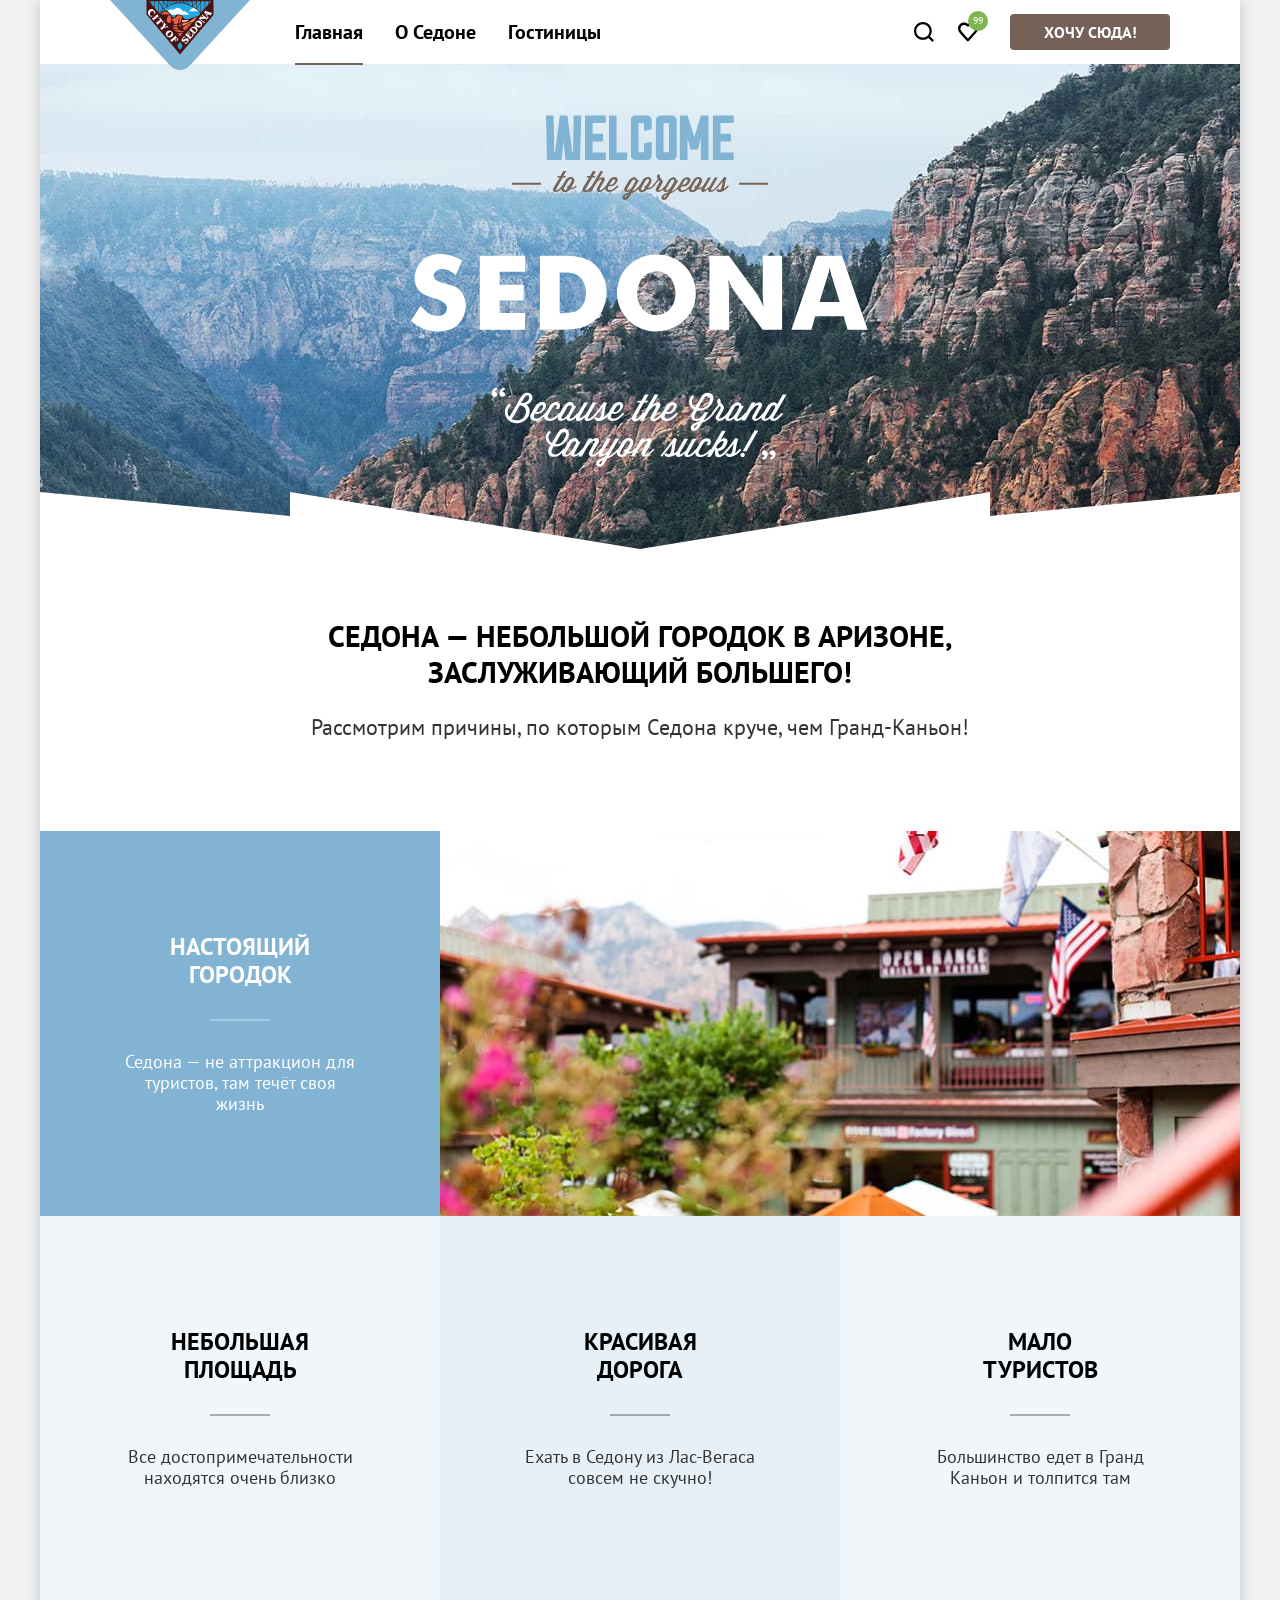
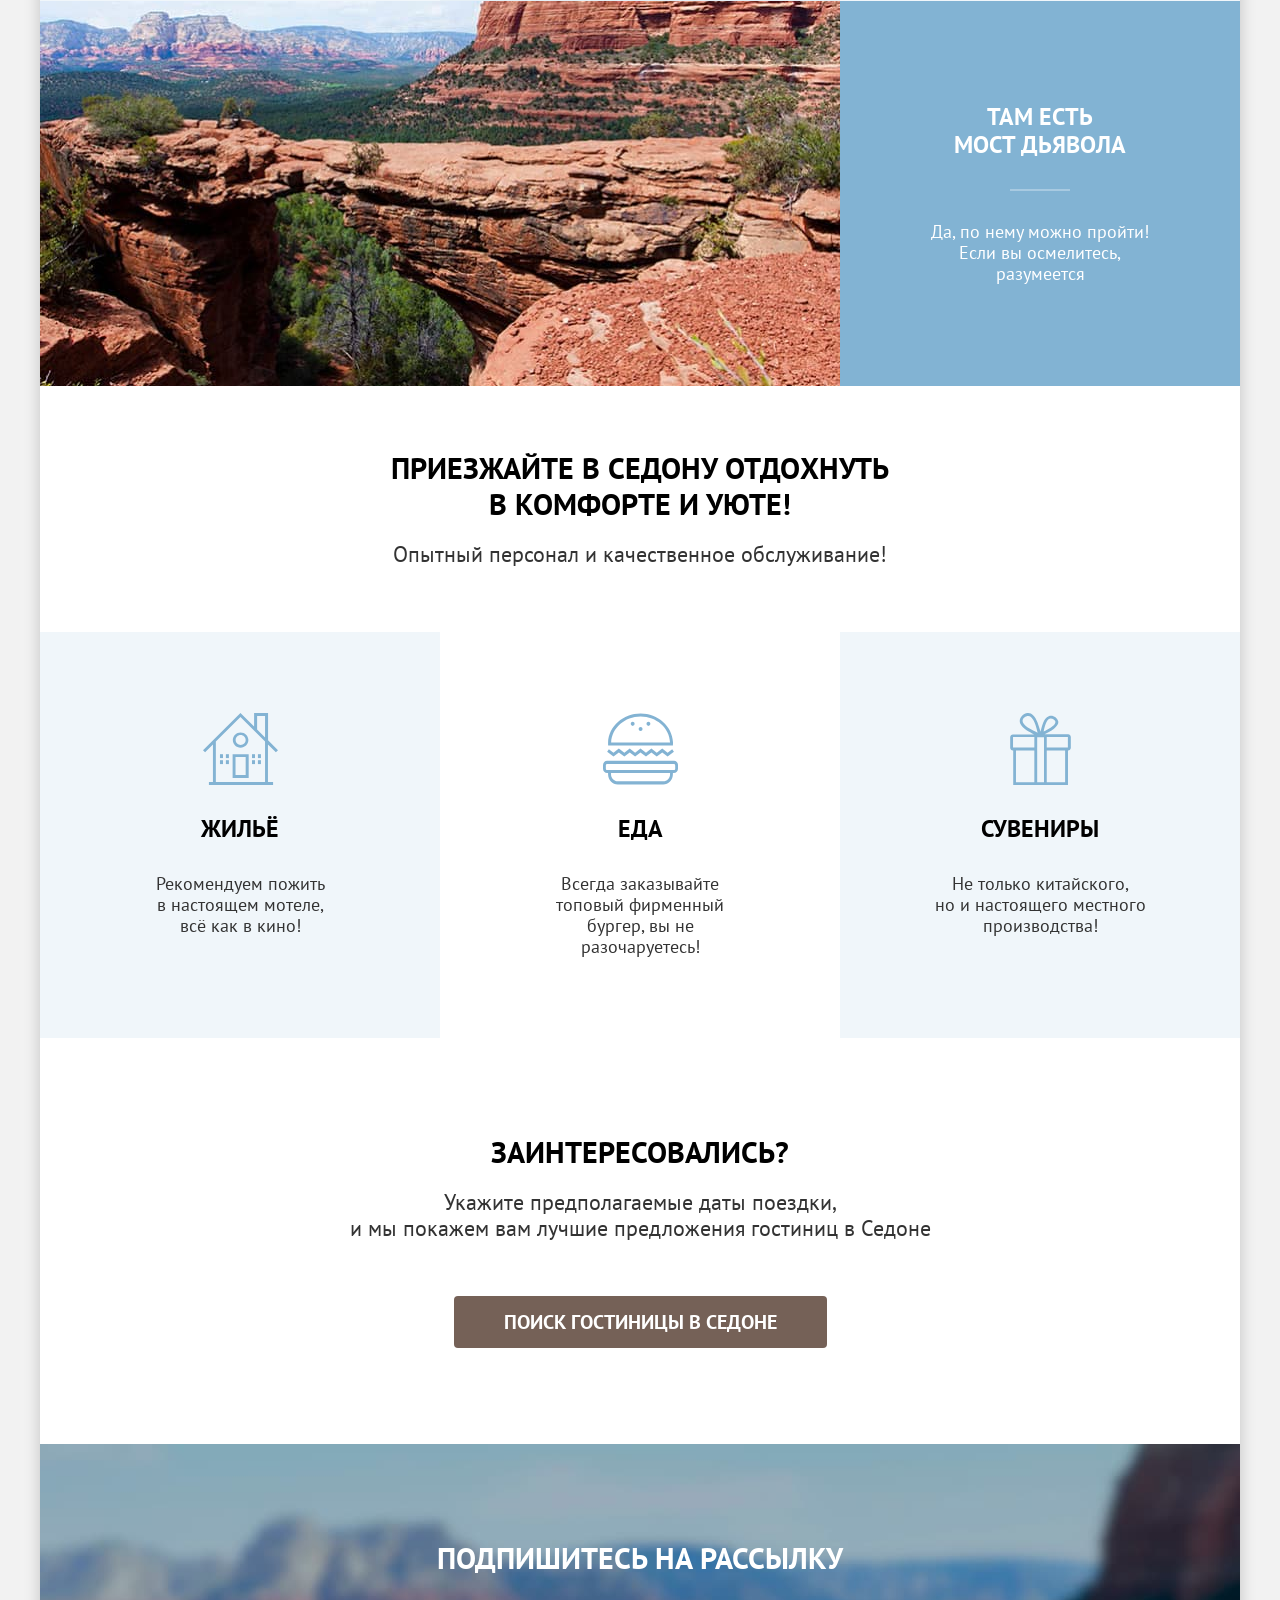
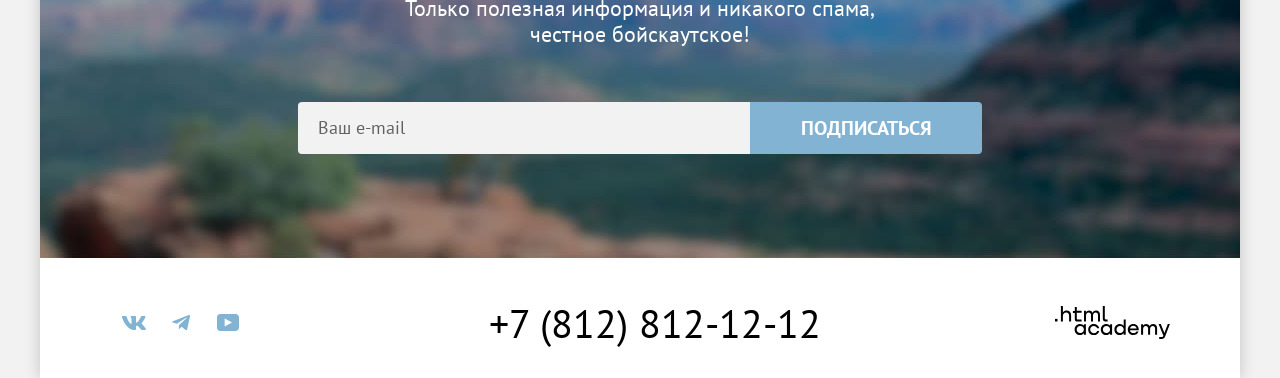
<file: index.html>
<!DOCTYPE html>
<html lang="ru">

  <head>
    <meta charset="utf-8">
    <link rel="icon" sizes="32x32" href="favicon.ico">
    <title>HTML Academy: Седона</title>
    <meta name="viewport" content="width=device-width, initial-scale=1.0">
    <link rel="stylesheet" href="styles/style.css">
  </head>

  <body>
    <div class="page-container">
      <header class="page-header" data-test="header">
        <a class="logo" href="index.html">
          <img class="logo__img" src="images/logo.svg" width="140" height="70" alt="Логотип Седоны.">
        </a>

        <nav class="navigation">
          <ul class="navigation__list">
            <li class="navigation__item">
              <a class="navigation__link navigation__link_active" href="#" aria-current="page">Главная</a>
            </li>
            <li class="navigation__item">
              <a class="navigation__link" href="#">О Седоне</a>
            </li>
            <li class="navigation__item">
              <a class="navigation__link" href="catalog.html">Гостиницы</a>
            </li>
          </ul>

          <ul class="navigation__controls">
            <li class="navigation__control">
              <a class="navigation__icon icon icon_search" href="#">
                <span class="visually-hidden">Поиск</span>
              </a>
            </li>
            <li class="navigation__control">
              <a class="navigation__icon icon icon_favourites" href="#">
                <span class="visually-hidden">Отелей в избранном</span>
                <span class="icon_favourites-count">99</span>
              </a>
            </li>
          </ul>

          <a class="navigation__button button" href="#">Хочу сюда!</a>
        </nav>
      </header>

      <main class="page-main" data-test="main">
        <section class="hero" data-test="hero">
          <h1 class="visually-hidden">Сайт города Седона</h1>
          <img class="hero__img" src="images/hero-welcome.svg" width="458" height="352" alt="Welcome to the gorgeous Sedona. 'Because the Grand Canyon sucks!'">
        </section>

        <section class="advantages" data-test="advantages">
          <div class="text-wrap advantages__container">
            <h2 class="advantages__title title">Седона — небольшой городок в Аризоне, заслуживающий большего!</h2>
            <p class="advantages__desc desc">Рассмотрим причины, по которым Седона круче, чем Гранд-Каньон!</p>
          </div>

          <ul class="advantages__list">
            <li class="advantages__item advantages__item_img">
              <div class="advantages__wrap">
                <h3 class="advantages__subtitle subtitle">Настоящий городок</h3>
                <p class="advantages__subdesc subdesc">Седона — не аттракцион для туристов, там течёт своя жизнь</p>
              </div>
              <img class="advantages__img" src="images/advantages-street.jpg" width="800" height="385" alt="Улица города Седона.">
            </li>
            <li class="advantages__item">
              <h3 class="advantages__subtitle subtitle">Небольшая площадь</h3>
              <p class="advantages__subdesc subdesc">Все достопримечательности находятся очень близко</p>
            </li>
            <li class="advantages__item">
              <h3 class="advantages__subtitle subtitle">Красивая <br> дорога</h3>
              <p class="advantages__subdesc subdesc">Ехать в Седону из Лас-Вегаса совсем не скучно!</p>
            </li>
            <li class="advantages__item">
              <h3 class="advantages__subtitle subtitle">Мало <br> туристов</h3>
              <p class="advantages__subdesc subdesc">Большинство едет в Гранд Каньон и толпится там</p>
            </li>
            <li class="advantages__item advantages__item_img advantages__item_invert">
              <div class="advantages__wrap">
                <h3 class="advantages__subtitle subtitle">Там есть <br> мост дьявола</h3>
                <p class="advantages__subdesc subdesc">Да, по нему можно пройти! Если вы осмелитесь, разумеется</p>
              </div>
              <img class="advantages__img" src="images/advantages-devil-bridge.jpg" width="800" height="385" alt="Мост Дьявола с видом на каньоны и долины.">
            </li>
          </ul>
        </section>

        <section class="services" data-test="service">
          <div class="text-wrap services__container">
            <h2 class="services__title title">Приезжайте в Седону отдохнуть <br> в комфорте и уюте!</h2>
            <p class="services__desc desc">Опытный персонал и качественное обслуживание!</p>
          </div>
          <ul class="services__list">
            <li class="services__item services__item_house">
              <h3 class="services__subtitle subtitle">Жильё</h3>
              <p class="services__subdesc subdesc">Рекомендуем пожить <br> в настоящем мотеле, <br> всё как в кино!</p>
            </li>
            <li class="services__item services__item_food">
              <h3 class="services__subtitle subtitle">Еда</h3>
              <p class="services__subdesc subdesc">Всегда заказывайте <br> топовый фирменный бургер, вы не разочаруетесь!</p>
            </li>
            <li class="services__item services__item_gift">
              <h3 class="services__subtitle subtitle">Сувениры</h3>
              <p class="services__subdesc subdesc">Не только китайского, <br> но и настоящего местного производства!</p>
            </li>
          </ul>
        </section>

        <section class="hotel-search" data-test="search">
          <div class="text-wrap">
            <h2 class="hotel-search__title title">Заинтересовались?</h2>
            <p class="hotel-search__desc desc">Укажите предполагаемые даты поездки, <br> и мы покажем вам лучшие предложения гостиниц в Седоне</p>
            <button class="hotel-search__button button" type="button">Поиск гостиницы в Седоне</button>
          </div>
        </section>

        <section class="subscribe subscribe_background" data-test="subscribe">
          <div class="text-wrap">
            <h2 class="subscribe__title title">Подпишитесь на рассылку</h2>
            <p class="subscribe__desc desc">Только полезная информация и никакого спама, <br> честное бойскаутское!</p>
          </div>
          <form class="subscribe__form" action="https://echo.htmlacademy.ru" method="post">
            <label class="visually-hidden" for="subscribe-email">Укажите ваш e-mail</label>
            <input class="subscribe__input" id="subscribe-email" type="email" name="email" placeholder="Ваш e-mail" required>
            <button class="subscribe__button button" type="submit">Подписаться</button>
          </form>
        </section>
      </main>

      <footer class="page-footer" data-test="footer">
        <ul class="socials">
          <li class="socials__item">
            <a class="socials__link socials__link_vk" href="#">
              <span class="visually-hidden">Вконтакте</span>
            </a>
          </li>
          <li class="socials__item">
            <a class="socials__link socials__link_tg" href="#">
              <span class="visually-hidden">Телеграм</span>
            </a>
          </li>
          <li class="socials__item">
            <a class="socials__link socials__link_youtube" href="#">
              <span class="visually-hidden">Ютуб</span>
            </a>
          </li>
        </ul>

        <address class="contacts">
          <a class="contacts__phone" href="tel:88128121212">+7 (812) 812-12-12</a>
        </address>

        <a class="developer" href="https://htmlacademy.ru/intensive/htmlcss">
          <span class="visually-hidden">htmlacademy</span>
        </a>
      </footer>
    </div>

    <div class="modal-wrapper modal-close">
      <div class="modal">
        <button class="modal__close" type="button">
          <span class="visually-hidden">Закрыть модальное окно</span>
          <svg width="14" height="14" viewBox="0 0 14 14" xmlns="http://www.w3.org/2000/svg">
            <path d="M14 1.29231L12.7077 0L7 5.70769L1.29231 0L0 1.29231L5.70769 7L0 12.7077L1.29231 14L7 8.29231L12.7077 14L14 12.7077L8.29231 7L14 1.29231Z" />
          </svg>
        </button>
        <section class="modal__inner">
          <h2 class="title modal__title">Поиск гостиницы в Седоне</h2>
          <form class="modal__form" action="https://echo.htmlacademy.ru" method="post">
            <div class="modal__row">
              <label class="modal__input-text" for="check-in-date">Дата заезда:</label>
              <div class="modal__input-wrap">
                <div class="modal__input-base">
                  <input class="modal__input" id="check-in-date" type="text" name="start" value="27 апреля 2020" placeholder="Укажите дату" required>
                  <button class="modal__date-btn" type="button">
                    <span class="visually-hidden">Выбрать дату заезда</span>
                  </button>
                </div>
                <span class="modal__input-info modal__warning">Мы не можем отправить вас в прошлое.</span>
              </div>
            </div>
            <div class="modal__row">
              <label class="modal__input-text" for="check-out-date">Дата выезда:</label>
              <div class="modal__input-wrap">
                <div class="modal__input-base">
                  <input class="modal__input" id="check-out-date" type="text" name="end" value="1 сентября 2023" placeholder="Укажите дату" required>
                  <button class="modal__date-btn" type="button">
                    <span class="visually-hidden">Выбрать дату выезда</span>
                  </button>
                </div>
                <span class="modal__input-info">На эти даты есть свободные номера. Пока есть.</span>
              </div>
            </div>
            <div class="modal__row modal__row_adult">
              <label class="modal__input-text" for="input-adult">Взрослые:</label>
              <div class="modal__num-base">
                <input class="modal__input modal__input_num" id="input-adult" type="number" name="adult" value="2" required>
                <button class="modal__num-btn modal__btn-decrease" type="button">
                  <span class="visually-hidden">Уменьшить количество детей</span>
                </button>
                <button class="modal__num-btn modal__btn-increase" type="button">
                  <span class="visually-hidden">Увеличить количество детей</span>
                </button>
              </div>
            </div>
            <div class="modal__row modal__row_child">
              <div class="modal__input-text modal__child-block">
                <label for="input-child">Дети:</label>
                <div class="tooltip">
                  <button class="tooltip-toggle" type="button" aria-labelledby="tooltip-label-date">
                    <svg width="2" height="12" viewBox="0 0 2 12" fill="none" xmlns="http://www.w3.org/2000/svg">
                      <path fill-rule="evenodd" clip-rule="evenodd" d="M0 0H2V2H0V0ZM2 12H0V3H2V12Z" fill="white" />
                    </svg>
                    <span class="visually-hidden">Посмотреть дополнительную информацию</span>
                  </button>
                  <span class="tooltip-text" role="tooltip" id="tooltip-label-date">Укажите количество детей, которые будут c вами, возраст которых от 6 до 18 лет. Дети до 6 лет размещаются бесплатно.</span>
                </div>
              </div>
              <div class="modal__num-base">
                <input class="modal__input modal__input_num" id="input-child" type="number" name="child" value="2" required>
                <button class="modal__num-btn modal__btn-decrease" type="button">
                  <span class="visually-hidden">Уменьшить количество детей</span>
                </button>
                <button class="modal__num-btn modal__btn-increase" type="button">
                  <span class="visually-hidden">Увеличить количество детей</span>
                </button>
              </div>
            </div>
            <button class="modal__button button" type="submit">Найти</button>
          </form>
        </section>
      </div>
    </div>

    <script src="scripts/main.js"></script>
  </body>
</html>
</file>
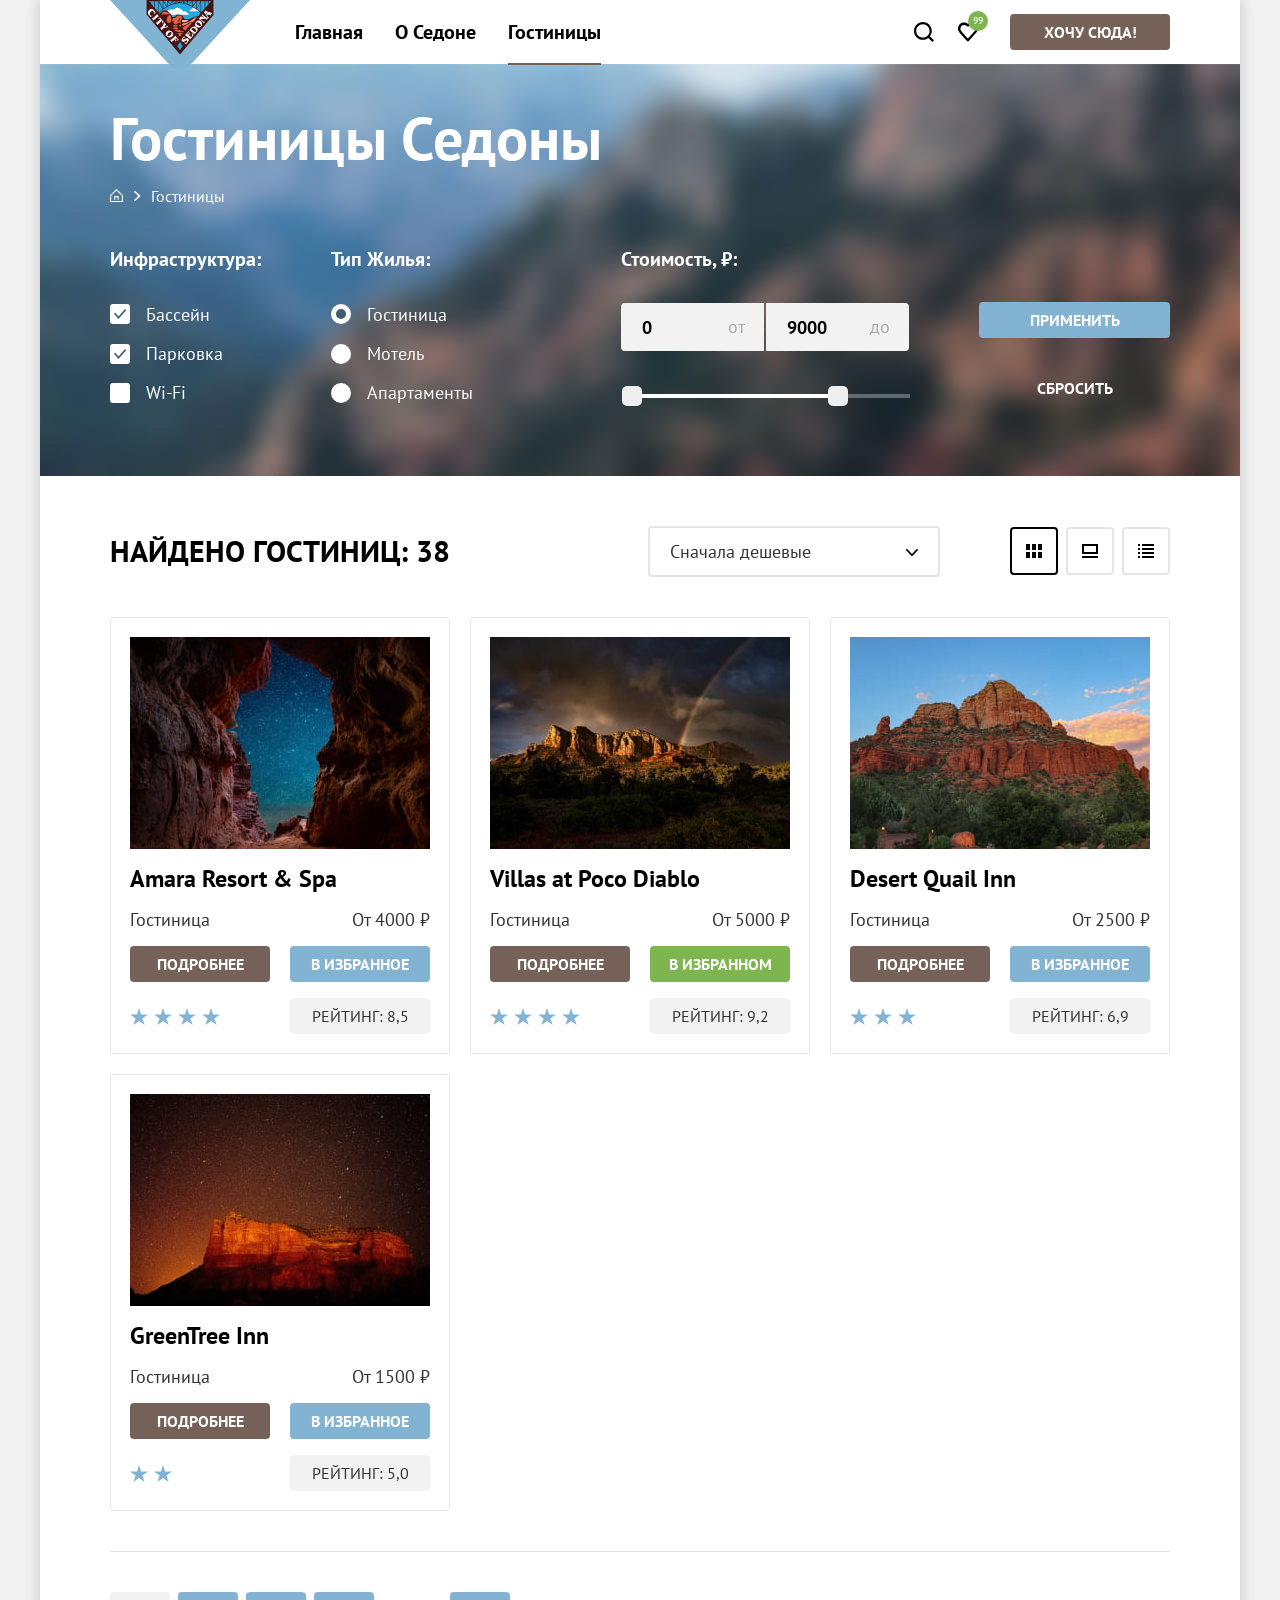
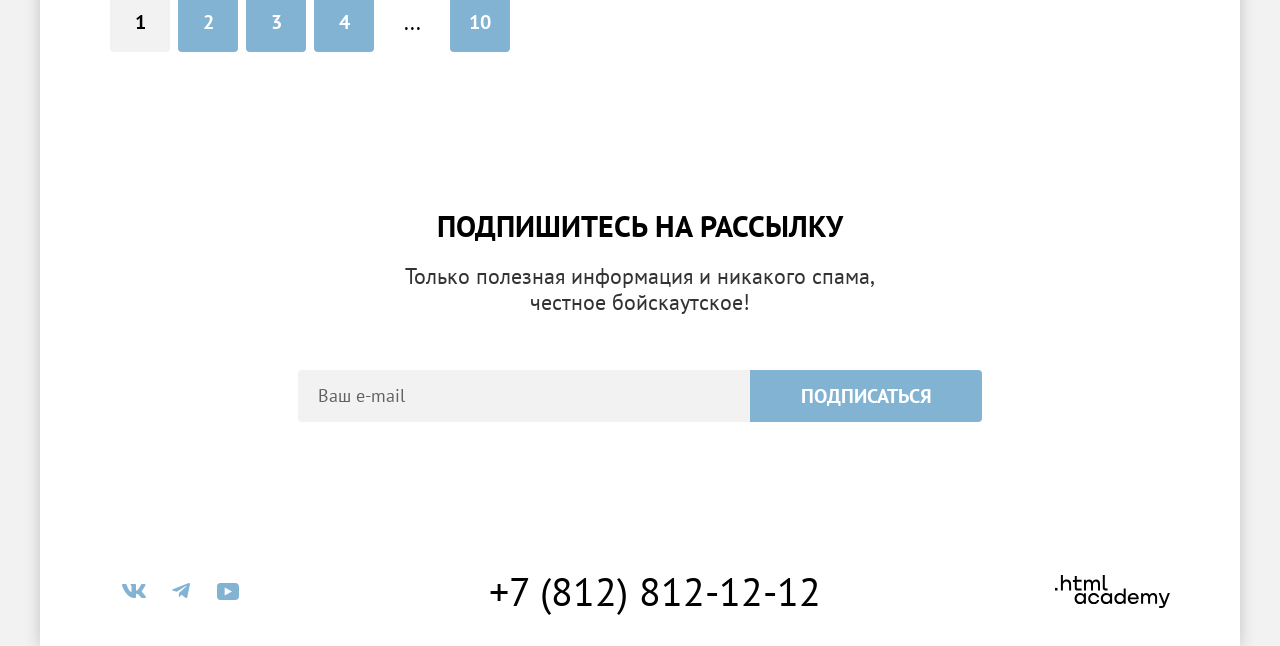
<file: catalog.html>
<!DOCTYPE html>
<html lang="ru">

  <head>
    <meta charset="utf-8">
    <link rel="icon" sizes="32x32" href="favicon.ico">
    <title>Каталог гостиниц Седоны</title>
    <meta name="viewport" content="width=device-width, initial-scale=1.0">
    <link rel="stylesheet" href="styles/style.css">
  </head>

  <body>
    <div class="page-container">
      <header class="page-header" data-test="header">
        <a class="logo" href="index.html">
          <img class="logo__img" src="images/logo.svg" width="140" height="70" alt="Логотип Седоны.">
        </a>

        <nav class="navigation">
          <ul class="navigation__list">
            <li class="navigation__item">
              <a class="navigation__link" href="index.html">Главная</a>
            </li>
            <li class="navigation__item">
              <a class="navigation__link" href="#">О Седоне</a>
            </li>
            <li class="navigation__item">
              <a class="navigation__link navigation__link_active" aria-current="page">Гостиницы</a>
            </li>
          </ul>

          <ul class="navigation__controls">
            <li class="navigation__control">
              <a class="navigation__icon icon icon_search" href="#">
                <span class="visually-hidden">Поиск</span>
              </a>
            </li>
            <li class="navigation__control">
              <a class="navigation__icon icon icon_favourites" href="#">
                <span class="visually-hidden">Отелей в избранном</span>
                <span class="icon_favourites-count">99</span>
              </a>
            </li>
          </ul>

          <a class="navigation__button button" href="#">Хочу сюда!</a>
        </nav>
      </header>

      <main class="page-main" data-test="main">
        <div class="filter-wrap">
          <h1 class="filter__title">Гостиницы Седоны</h1>

          <ul class="breadcrumbs">
            <li class="breadcrumbs__item">
              <a class="breadcrumbs__link breadcrumbs__link_home" href="index.html">
                <span class="visually-hidden">На главную</span>
              </a>
            </li>
            <li class="breadcrumbs__item">
              <a class="breadcrumbs__link breadcrumbs__link_active">Гостиницы</a>
            </li>
          </ul>
          <section class="filter" data-test="filter">
            <h2 class="visually-hidden">Поиск подходящей гостиницы</h2>
            <form class="filter__form" action="https://echo.htmlacademy.ru" method="post">
              <fieldset class="filter__fieldset filter__fieldset_infrastructure">
                <legend class="filter__subtitle">Инфраструктура:</legend>
                <ul class="filter__fieldset-list">
                  <li class="filter__fieldset-item">
                    <label class="filter__fieldset-label">
                      <input class="checkbox" type="checkbox" name="pool" checked>
                      <span class="filter__fieldset-text">Бассейн</span>
                    </label>
                  </li>
                  <li class="filter__fieldset-item">
                    <label class="filter__fieldset-label">
                      <input class="checkbox" type="checkbox" name="parking" checked>
                      <span class="filter__fieldset-text">Парковка</span>
                    </label>
                  </li>
                  <li class="filter__fieldset-item">
                    <label class="filter__fieldset-label">
                      <input class="checkbox" type="checkbox" name="wifi">
                      <span class="filter__fieldset-text">Wi-Fi</span>
                    </label>
                  </li>
                </ul>
              </fieldset>

              <fieldset class="filter__fieldset filter__fieldset_type">
                <legend class="filter__subtitle">Тип Жилья:</legend>
                <ul class="filter__fieldset-list">
                  <li class="filter__fieldset-item">
                    <label class="filter__fieldset-label">
                      <input class="radio" type="radio" name="property-type" value="hotel" checked>
                      <span class="filter__fieldset-text">Гостиница</span>
                    </label>
                  </li>
                  <li class="filter__fieldset-item">
                    <label class="filter__fieldset-label">
                      <input class="radio" type="radio" name="property-type" value="motel">
                      <span class="filter__fieldset-text">Мотель</span>
                    </label>
                  </li>
                  <li class="filter__fieldset-item">
                    <label class="filter__fieldset-label">
                      <input class="radio" type="radio" name="property-type" value="apartments">
                      <span class="filter__fieldset-text">Апартаменты</span>
                    </label>
                  </li>
                </ul>
              </fieldset>

              <fieldset class="filter__fieldset filter__fieldset_price">
                <legend class="filter__subtitle">Стоимость, ₽:</legend>
                <p class="filter__input-wrap">
                  <label>
                    <input class="filter__input filter__input_from" type="number" name="cost-from" value="0">
                    <span class="filter__input-text">От</span>
                  </label>
                  <label>
                    <input class="filter__input filter__input_to" type="number" name="cost-to" value="9000">
                    <span class="filter__input-text">До</span>
                  </label>
                </p>

                <div class="filter__range">
                  <div class="filter__range-active">
                    <button class="filter__range-from" type="button">
                      <span class="visually-hidden">Двигать ползунок начальной цены</span>
                    </button>
                    <button class="filter__range-to" type="button">
                      <span class="visually-hidden">Двигать ползунок конечной цены</span>
                    </button>
                  </div>
                </div>
              </fieldset>

              <fieldset class="filter__fieldset filter__fieldset_buttons">
                <button class="filter__button button" type="submit">Применить</button>
                <button class="filter__button filter__button_reset button" type="reset">Сбросить</button>
              </fieldset>
            </form>
          </section>
        </div>

        <section class="result" data-test="catalog">
          <header class="result__header">
            <h2 class="result__title title">Найдено гостиниц:
              <span class="result__num">38</span>
            </h2>

            <select class="result__select" name="sort" aria-label="Сортировать">
              <option value="cheap" selected>Сначала дешевые</option>
              <option value="expensive">Сначала дорогие</option>
              <option value="popular">Сначала популярные</option>
            </select>

            <ul class="filter__view-list" aria-label="Выбрать вид отображения">
              <li class="filter__view-item">
                <a class="filter__view-link filter__view-active filter__view-grid" href="catalog.html?view=tile">
                  <span class="visually-hidden">Плиткой</span>
                </a>
              </li>
              <li class="filter__view-item">
                <a class="filter__view-link filter__view-full" href="catalog.html?view=card">
                  <span class="visually-hidden">На весь экран</span>
                </a>
              </li>
              <li class="filter__view-item">
                <a class="filter__view-link filter__view-listing" href="catalog.html?view=list">
                  <span class="visually-hidden">Списком</span>
                </a>
              </li>
            </ul>
          </header>

          <ul class="result__list">
            <li class="result__item card">
              <a class="card__link" href="#">
                <img class="card__img" src="images/hotels/amara-resort-spa.jpg" width="300" height="212" alt="Вид с гостиницы Amara Resort & Spa.">
              </a>
              <a class="card__title-link" href="#">
                <h3 class="card__title">Amara Resort & Spa</h3>
              </a>
              <p class="card__info">
                <span class="card__type">Гостиница</span>
                <b class="card__price">От 4000 ₽</b>
              </p>
              <a class="button card__more" href="#">Подробнее</a>
              <button class="button button_favorites card__button" type="button">В избранное</button>
              <p class="card__status star-4">
                <span class="visually-hidden">Четыре звезды</span>
              </p>
              <span class="button button_rating">Рейтинг: 8,5</span>
            </li>

            <li class="result__item card">
              <a class="card__link" href="#">
                <img class="card__img" src="images/hotels/villas-at-poco-diablo.jpg" width="300" height="212" alt="Вид с гостиницы Villas at Poco Diablo.">
              </a>
              <a class="card__title-link" href="#">
                <h3 class="card__title">Villas at Poco Diablo</h3>
              </a>
              <p class="card__info">
                <span class="card__type">Гостиница</span>
                <b class="card__price">От 5000 ₽</b>
              </p>
              <a class="button card__more" href="#">Подробнее</a>
              <button class="button button_in-favorites card__button" type="button">В избранном</button>
              <p class="card__status star-4">
                <span class="visually-hidden">Четыре звезды</span>
              </p>
              <span class="button button_rating">Рейтинг: 9,2</span>
            </li>

            <li class="result__item card">
              <a class="card__link" href="#">
                <img class="card__img" src="images/hotels/desert-quail-inn.jpg" width="300" height="212" alt="Вид с гостиницы Desert Quail Inn.">
              </a>
              <a class="card__title-link" href="#">
                <h3 class="card__title">Desert Quail Inn</h3>
              </a>
              <p class="card__info">
                <span class="card__type">Гостиница</span>
                <b class="card__price">От 2500 ₽</b>
              </p>
              <a class="button card__more" href="#">Подробнее</a>
              <button class="button button_favorites card__button" type="button">В избранное</button>
              <p class="card__status star-3">
                <span class="visually-hidden">Три звезды</span>
              </p>
              <span class="button button_rating">Рейтинг: 6,9</span>
            </li>

            <li class="result__item card">
              <a class="card__link" href="#">
                <img class="card__img" src="images/hotels/greentree-inn.jpg" width="300" height="212" alt="Вид из гостиницы GreenTree Inn.">
              </a>
              <a class="card__title-link" href="#">
                <h3 class="card__title">GreenTree Inn</h3>
              </a>
              <p class="card__info">
                <span class="card__type">Гостиница</span>
                <b class="card__price">От 1500 ₽</b>
              </p>
              <a class="button card__more" href="#">Подробнее</a>
              <button class="button button_favorites card__button" type="button">В избранное</button>
              <p class="card__status star-2">
                <span class="visually-hidden">Две звезды</span>
              </p>
              <span class="button button_rating">Рейтинг: 5,0</span>
            </li>
          </ul>

          <ul class="result__pagination">
            <li class="result__pagination-item">
              <a class="result__pagination-link result__pagination-current" aria-current="page">1</a>
            </li>
            <li class="result__pagination-item">
              <a class="result__pagination-link" href="#">2</a>
            </li>
            <li class="result__pagination-item">
              <a class="result__pagination-link" href="#">3</a>
            </li>
            <li class="result__pagination-item">
              <a class="result__pagination-link" href="#">4</a>
            </li>
            <li class="result__pagination-item">
              <span class="result__pagination-link result__pagination-dotted">...</span>
            </li>
            <li class="result__pagination-item">
              <a class="result__pagination-link" href="#">10</a>
            </li>
          </ul>
        </section>

        <section class="subscribe" data-test="subscribe">
          <div class="text-wrap">
            <h2 class="subscribe__title title">Подпишитесь на рассылку</h2>
            <p class="subscribe__desc desc">Только полезная информация и никакого спама, <br> честное бойскаутское!</p>
          </div>
          <form class="subscribe__form" action="https://echo.htmlacademy.ru" method="post">
            <label class="visually-hidden" for="subscribe-email">Укажите ваш e-mail</label>
            <input class="subscribe__input" id="subscribe-email" type="email" name="email" placeholder="Ваш e-mail" required>
            <button class="subscribe__button button" type="submit">Подписаться</button>
          </form>
        </section>

      </main>

      <footer class="page-footer" data-test="footer">
        <ul class="socials">
          <li class="socials__item">
            <a class="socials__link socials__link_vk" href="#">
              <span class="visually-hidden">Вконтакте</span>
            </a>
          </li>
          <li class="socials__item">
            <a class="socials__link socials__link_tg" href="#">
              <span class="visually-hidden">Телеграм</span>
            </a>
          </li>
          <li class="socials__item">
            <a class="socials__link socials__link_youtube" href="#">
              <span class="visually-hidden">Ютуб</span>
            </a>
          </li>
        </ul>

        <address class="contacts">
          <a class="contacts__phone" href="tel:88128121212">+7 (812) 812-12-12</a>
        </address>

        <a class="developer" href="https://htmlacademy.ru/intensive/htmlcss">
          <span class="visually-hidden">htmlacademy</span>
        </a>
      </footer>
    </div>

  </body>
</html>
</file>
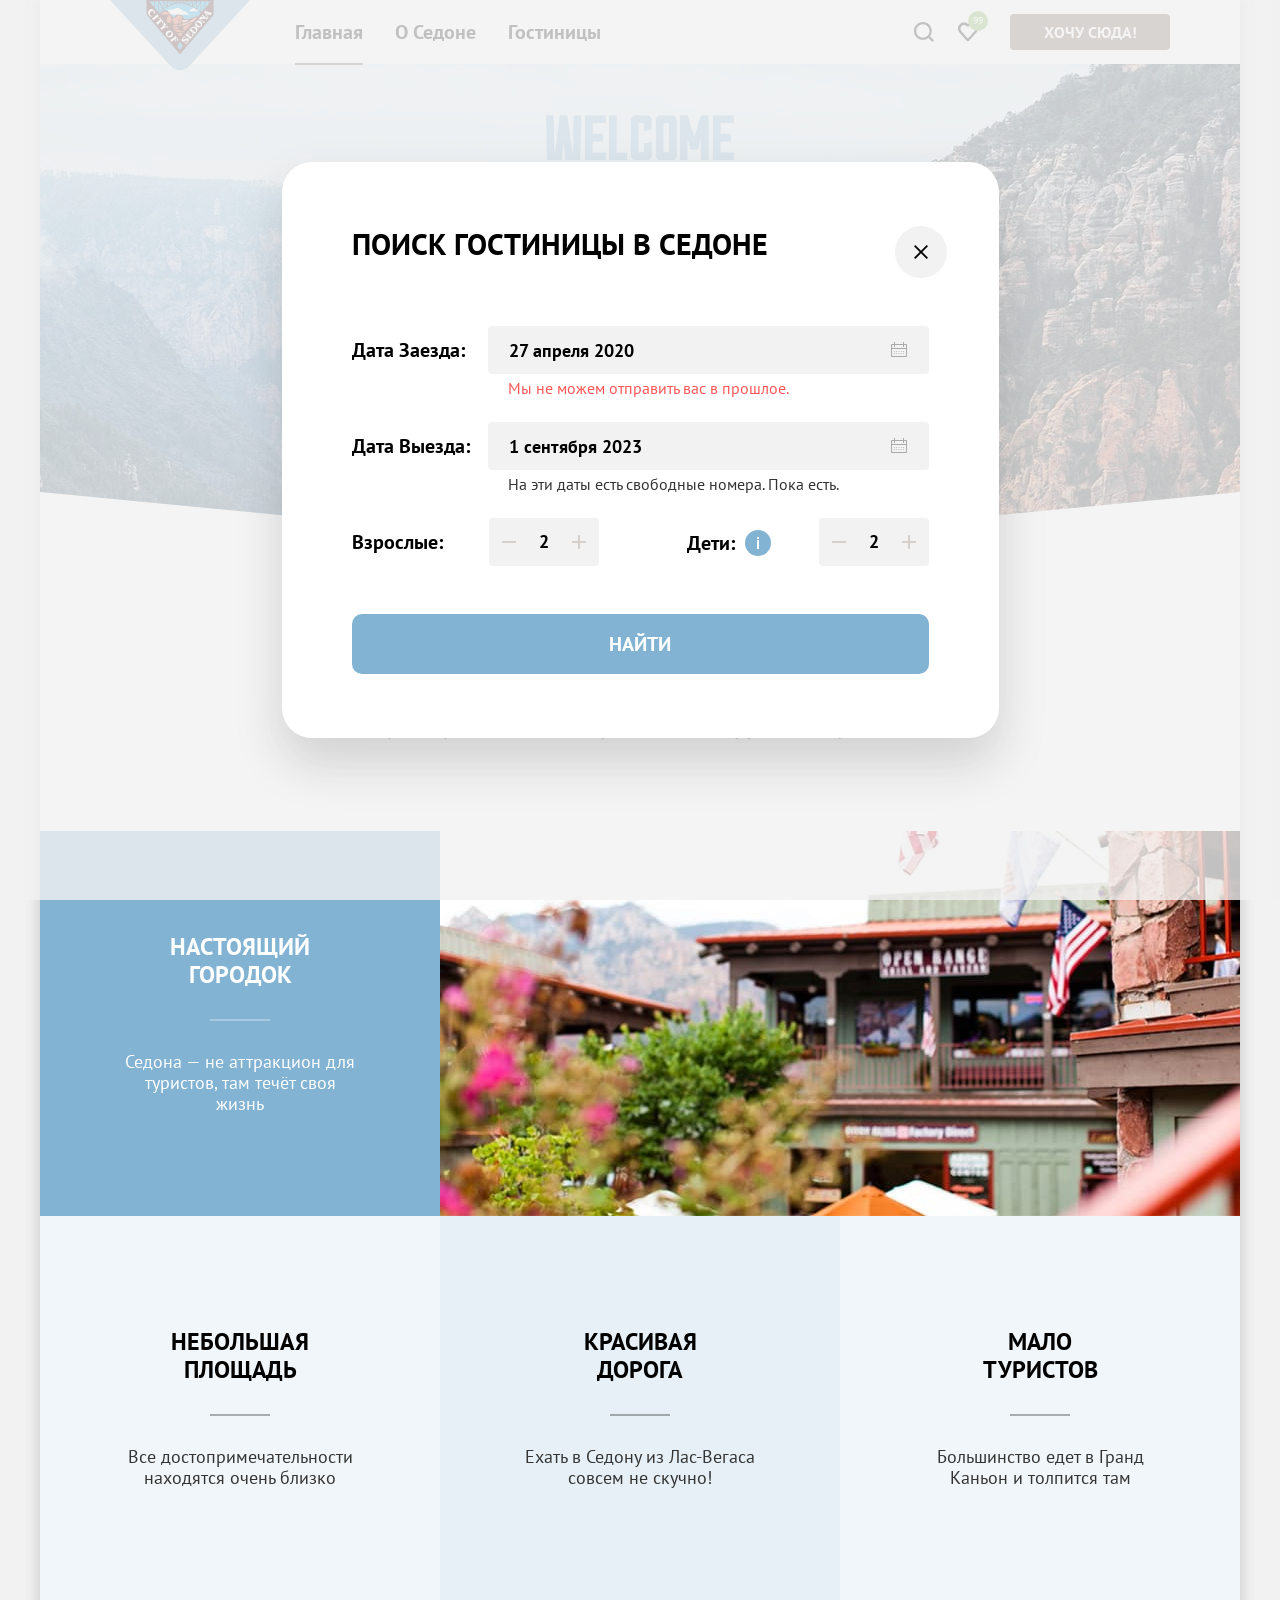
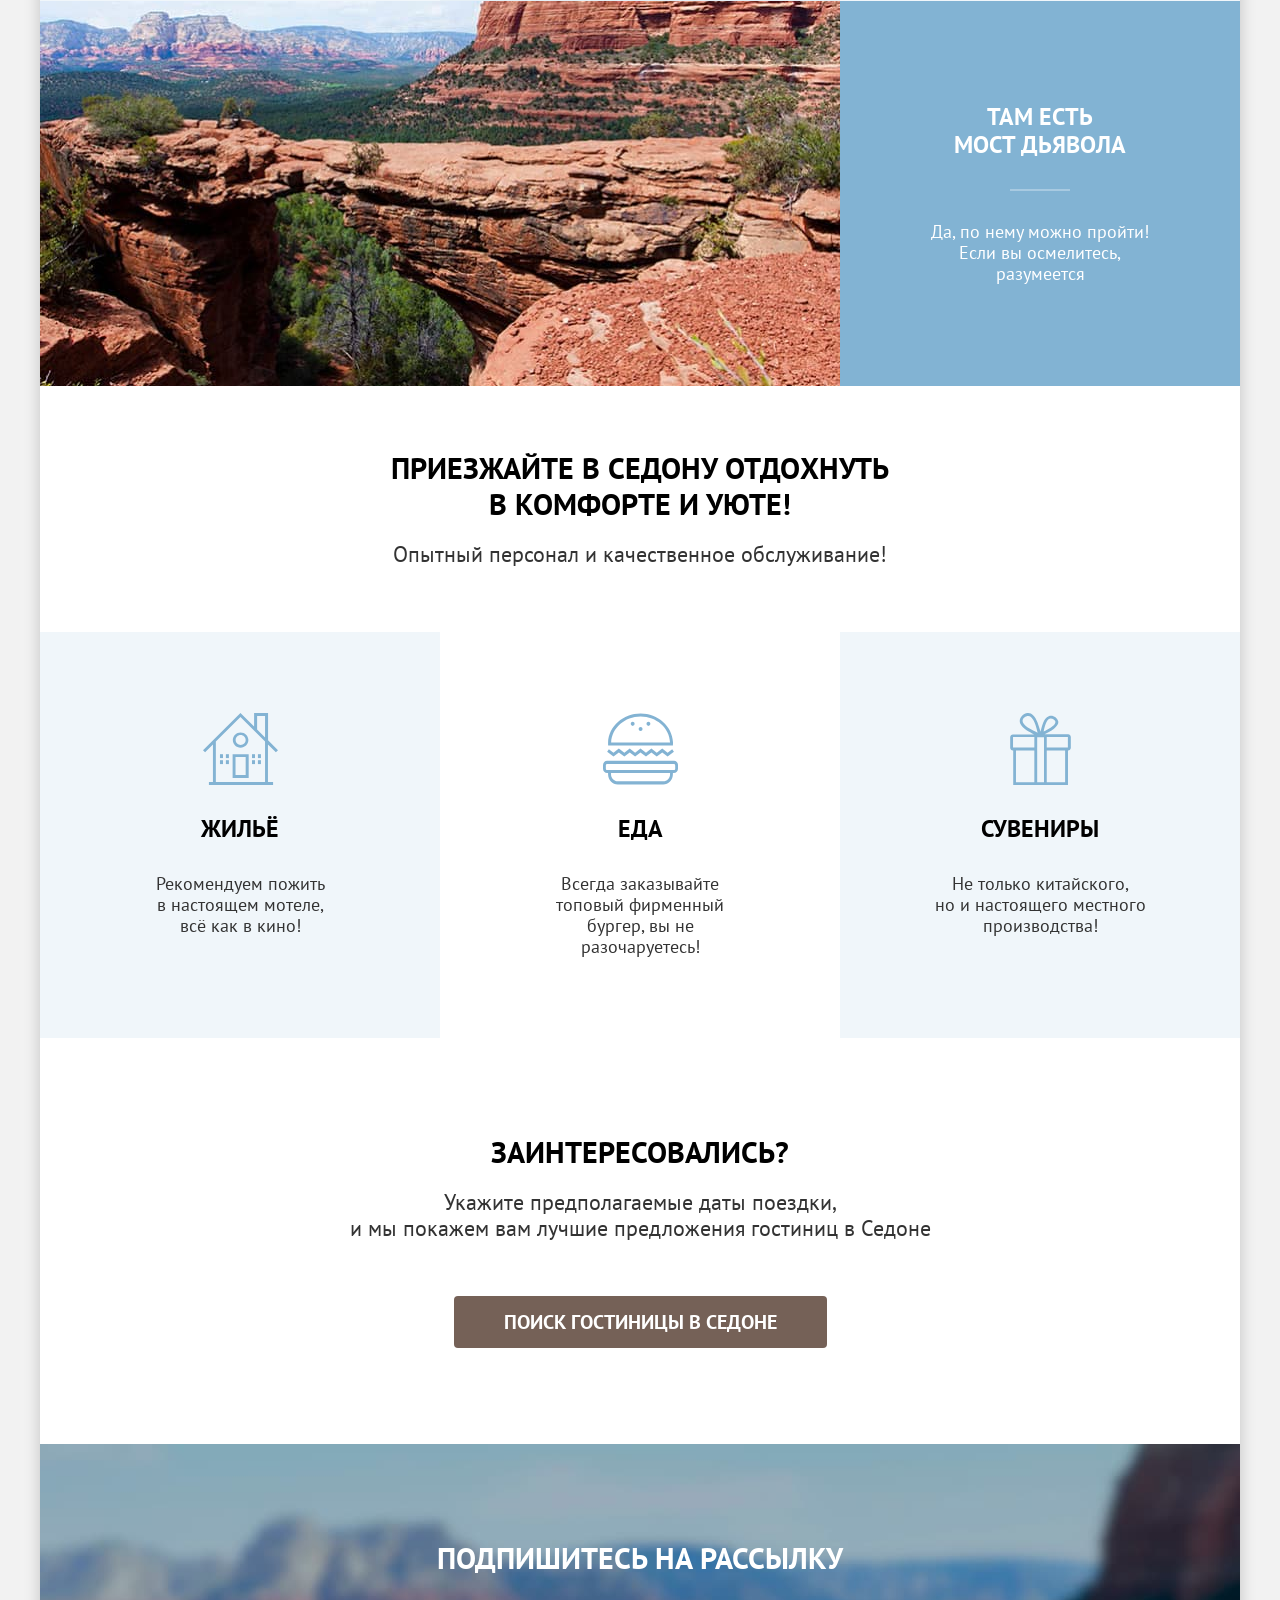
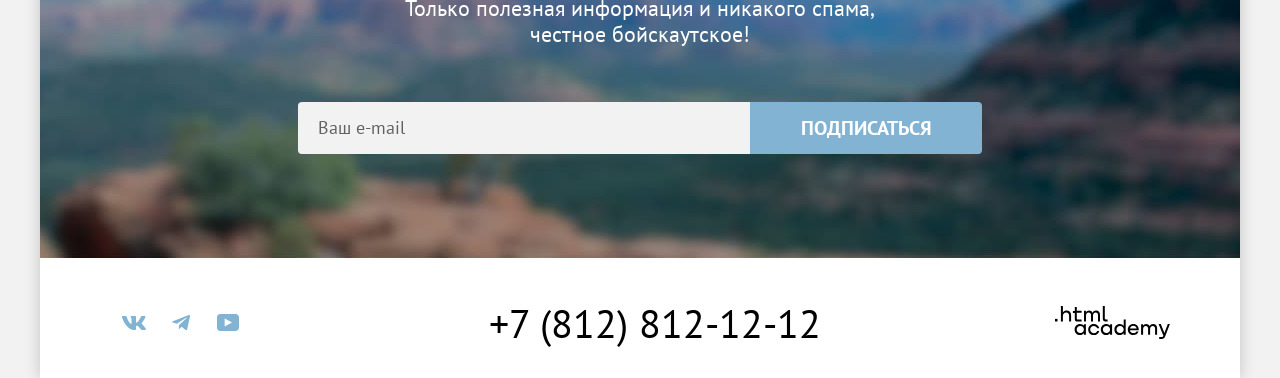
<file: modal.html>
<!DOCTYPE html>
<html lang="ru">

  <head>
    <meta charset="utf-8">
    <link rel="icon" sizes="32x32" href="favicon.ico">
    <title>HTML Academy: Седона</title>
    <meta name="viewport" content="width=device-width, initial-scale=1.0">
    <link rel="stylesheet" href="styles/style.css">
  </head>

  <body>
    <div class="page-container">
      <header class="page-header" data-test="header">
        <a class="logo" href="index.html">
          <img class="logo__img" src="images/logo.svg" width="140" height="70" alt="Логотип Седоны.">
        </a>

        <nav class="navigation">
          <ul class="navigation__list">
            <li class="navigation__item">
              <a class="navigation__link navigation__link_active" href="#" aria-current="page">Главная</a>
            </li>
            <li class="navigation__item">
              <a class="navigation__link" href="#">О Седоне</a>
            </li>
            <li class="navigation__item">
              <a class="navigation__link" href="catalog.html">Гостиницы</a>
            </li>
          </ul>

          <ul class="navigation__controls">
            <li class="navigation__control">
              <a class="navigation__icon icon icon_search" href="#">
                <span class="visually-hidden">Поиск</span>
              </a>
            </li>
            <li class="navigation__control">
              <a class="navigation__icon icon icon_favourites" href="#">
                <span class="visually-hidden">Отелей в избранном</span>
                <span class="icon_favourites-count">99</span>
              </a>
            </li>
          </ul>

          <a class="navigation__button button" href="#">Хочу сюда!</a>
        </nav>
      </header>

      <main class="page-main" data-test="main">
        <section class="hero" data-test="hero">
          <h1 class="visually-hidden">Сайт города Седона</h1>
          <img class="hero__img" src="images/hero-welcome.svg" width="458" height="352" alt="Welcome to the gorgeous Sedona. 'Because the Grand Canyon sucks!'">
        </section>

        <section class="advantages" data-test="advantages">
          <div class="text-wrap advantages__container">
            <h2 class="advantages__title title">Седона — небольшой городок в Аризоне, заслуживающий большего!</h2>
            <p class="advantages__desc desc">Рассмотрим причины, по которым Седона круче, чем Гранд-Каньон!</p>
          </div>

          <ul class="advantages__list">
            <li class="advantages__item advantages__item_img">
              <div class="advantages__wrap">
                <h3 class="advantages__subtitle subtitle">Настоящий городок</h3>
                <p class="advantages__subdesc subdesc">Седона — не аттракцион для туристов, там течёт своя жизнь</p>
              </div>
              <img class="advantages__img" src="images/advantages-street.jpg" width="800" height="385" alt="Улица города Седона.">
            </li>
            <li class="advantages__item">
              <h3 class="advantages__subtitle subtitle">Небольшая площадь</h3>
              <p class="advantages__subdesc subdesc">Все достопримечательности находятся очень близко</p>
            </li>
            <li class="advantages__item">
              <h3 class="advantages__subtitle subtitle">Красивая <br> дорога</h3>
              <p class="advantages__subdesc subdesc">Ехать в Седону из Лас-Вегаса совсем не скучно!</p>
            </li>
            <li class="advantages__item">
              <h3 class="advantages__subtitle subtitle">Мало <br> туристов</h3>
              <p class="advantages__subdesc subdesc">Большинство едет в Гранд Каньон и толпится там</p>
            </li>
            <li class="advantages__item advantages__item_img advantages__item_invert">
              <div class="advantages__wrap">
                <h3 class="advantages__subtitle subtitle">Там есть <br> мост дьявола</h3>
                <p class="advantages__subdesc subdesc">Да, по нему можно пройти! Если вы осмелитесь, разумеется</p>
              </div>
              <img class="advantages__img" src="images/advantages-devil-bridge.jpg" width="800" height="385" alt="Мост Дьявола с видом на каньоны и долины.">
            </li>
          </ul>
        </section>

        <section class="services" data-test="service">
          <div class="text-wrap services__container">
            <h2 class="services__title title">Приезжайте в Седону отдохнуть <br> в комфорте и уюте!</h2>
            <p class="services__desc desc">Опытный персонал и качественное обслуживание!</p>
          </div>
          <ul class="services__list">
            <li class="services__item services__item_house">
              <h3 class="services__subtitle subtitle">Жильё</h3>
              <p class="services__subdesc subdesc">Рекомендуем пожить <br> в настоящем мотеле, <br> всё как в кино!</p>
            </li>
            <li class="services__item services__item_food">
              <h3 class="services__subtitle subtitle">Еда</h3>
              <p class="services__subdesc subdesc">Всегда заказывайте <br> топовый фирменный бургер, вы не разочаруетесь!</p>
            </li>
            <li class="services__item services__item_gift">
              <h3 class="services__subtitle subtitle">Сувениры</h3>
              <p class="services__subdesc subdesc">Не только китайского, <br> но и настоящего местного производства!</p>
            </li>
          </ul>
        </section>

        <section class="hotel-search" data-test="search">
          <div class="text-wrap">
            <h2 class="hotel-search__title title">Заинтересовались?</h2>
            <p class="hotel-search__desc desc">Укажите предполагаемые даты поездки, <br> и мы покажем вам лучшие предложения гостиниц в Седоне</p>
            <button class="hotel-search__button button" type="button">Поиск гостиницы в Седоне</button>
          </div>
        </section>

        <section class="subscribe subscribe_background" data-test="subscribe">
          <div class="text-wrap">
            <h2 class="subscribe__title title">Подпишитесь на рассылку</h2>
            <p class="subscribe__desc desc">Только полезная информация и никакого спама, <br> честное бойскаутское!</p>
          </div>
          <form class="subscribe__form" action="https://echo.htmlacademy.ru" method="post">
            <label class="visually-hidden" for="subscribe-email">Укажите ваш e-mail</label>
            <input class="subscribe__input" id="subscribe-email" type="email" name="email" placeholder="Ваш e-mail" required>
            <button class="subscribe__button button" type="submit">Подписаться</button>
          </form>
        </section>
      </main>

      <footer class="page-footer" data-test="footer">
        <ul class="socials">
          <li class="socials__item">
            <a class="socials__link socials__link_vk" href="#">
              <span class="visually-hidden">Вконтакте</span>
            </a>
          </li>
          <li class="socials__item">
            <a class="socials__link socials__link_tg" href="#">
              <span class="visually-hidden">Телеграм</span>
            </a>
          </li>
          <li class="socials__item">
            <a class="socials__link socials__link_youtube" href="#">
              <span class="visually-hidden">Ютуб</span>
            </a>
          </li>
        </ul>

        <address class="contacts">
          <a class="contacts__phone" href="tel:88128121212">+7 (812) 812-12-12</a>
        </address>

        <a class="developer" href="https://htmlacademy.ru/intensive/htmlcss">
          <span class="visually-hidden">htmlacademy</span>
        </a>
      </footer>
    </div>

    <div class="modal-wrapper">
      <div class="modal" data-test="modal">
        <button class="modal__close" type="button">
          <span class="visually-hidden">Закрыть модальное окно</span>
          <svg width="14" height="14" viewBox="0 0 14 14" xmlns="http://www.w3.org/2000/svg">
            <path d="M14 1.29231L12.7077 0L7 5.70769L1.29231 0L0 1.29231L5.70769 7L0 12.7077L1.29231 14L7 8.29231L12.7077 14L14 12.7077L8.29231 7L14 1.29231Z" />
          </svg>
        </button>
        <section class="modal__inner">
          <h2 class="title modal__title">Поиск гостиницы в Седоне</h2>
          <form class="modal__form" action="https://echo.htmlacademy.ru" method="post">
            <div class="modal__row">
              <label class="modal__input-text" for="check-in-date">Дата заезда:</label>
              <div class="modal__input-wrap">
                <div class="modal__input-base">
                  <input class="modal__input" id="check-in-date" type="text" name="start" value="27 апреля 2020" placeholder="Укажите дату" required>
                  <button class="modal__date-btn" type="button">
                    <span class="visually-hidden">Выбрать дату заезда</span>
                  </button>
                </div>
                <span class="modal__input-info modal__warning">Мы не можем отправить вас в прошлое.</span>
              </div>
            </div>
            <div class="modal__row">
              <label class="modal__input-text" for="check-out-date">Дата выезда:</label>
              <div class="modal__input-wrap">
                <div class="modal__input-base">
                  <input class="modal__input" id="check-out-date" type="text" name="end" value="1 сентября 2023" placeholder="Укажите дату" required>
                  <button class="modal__date-btn" type="button">
                    <span class="visually-hidden">Выбрать дату выезда</span>
                  </button>
                </div>
                <span class="modal__input-info">На эти даты есть свободные номера. Пока есть.</span>
              </div>
            </div>
            <div class="modal__row modal__row_adult">
              <label class="modal__input-text" for="input-adult">Взрослые:</label>
              <div class="modal__num-base">
                <input class="modal__input modal__input_num" id="input-adult" type="number" name="adult" value="2" required>
                <button class="modal__num-btn modal__btn-decrease" type="button">
                  <span class="visually-hidden">Уменьшить количество детей</span>
                </button>
                <button class="modal__num-btn modal__btn-increase" type="button">
                  <span class="visually-hidden">Увеличить количество детей</span>
                </button>
              </div>
            </div>
            <div class="modal__row modal__row_child">
              <div class="modal__input-text modal__child-block">
                <label for="input-child">Дети:</label>
                <div class="tooltip">
                  <button class="tooltip-toggle" type="button" aria-labelledby="tooltip-label-date">
                    <svg width="2" height="12" viewBox="0 0 2 12" fill="none" xmlns="http://www.w3.org/2000/svg">
                      <path fill-rule="evenodd" clip-rule="evenodd" d="M0 0H2V2H0V0ZM2 12H0V3H2V12Z" fill="white" />
                    </svg>
                    <span class="visually-hidden">Посмотреть дополнительную информацию</span>
                  </button>
                  <span class="tooltip-text" role="tooltip" id="tooltip-label-date">Укажите количество детей, которые будут c вами, возраст которых от 6 до 18 лет. Дети до 6 лет размещаются бесплатно.</span>
                </div>
              </div>
              <div class="modal__num-base">
                <input class="modal__input modal__input_num" id="input-child" type="number" name="child" value="2" required>
                <button class="modal__num-btn modal__btn-decrease" type="button">
                  <span class="visually-hidden">Уменьшить количество детей</span>
                </button>
                <button class="modal__num-btn modal__btn-increase" type="button">
                  <span class="visually-hidden">Увеличить количество детей</span>
                </button>
              </div>
            </div>
            <button class="modal__button button" type="submit">Найти</button>
          </form>
        </section>
      </div>
    </div>

    <script src="scripts/main.js"></script>
  </body>
</html>
</file>
<file: styles/style.css>
@font-face {
  font-family: "pt sans";
  font-style: normal;
  font-weight: 400;
  src: url("../fonts/ptsans-400.woff2") format('woff2');
  font-display: swap;
}

@font-face {
  font-family: "pt sans";
  font-style: normal;
  font-weight: 700;
  src: url("../fonts/ptsans-700.woff2") format('woff2');
  font-display: swap;
}

:root {
  --padding-page: 70px;
}

*,
*::before,
*::after {
  box-sizing: border-box;
}

html {
  height: 100%;
}

body {
  min-width: 1200px;
  height: 100%;
  margin: 0;
  font-family: "pt sans", sans-serif;
  font-weight: 400;
  font-size: 18px;
  color: #333333;
  line-height: 117%;
  background-color: #f2f2f2;
}

img {
  max-width: 100%;
}

.visually-hidden {
  position: absolute;
  width: 1px;
  height: 1px;
  margin: -1px;
  border: 0;
  padding: 0;
  white-space: nowrap;
  clip-path: inset(100%);
  clip: rect(0 0 0 0);
  overflow: hidden;
}

.page-container {
  width: 1200px;
  min-height: 100%;
  display: flex;
  flex-direction: column;
  margin: 0 auto;
  box-shadow: 0 0 15px 0 rgba(0, 0, 0, 0.2);
  background-color: #ffffff;
}

.page-main {
  flex-grow: 1;
}

.button {
  display: inline-block;
  padding: 8px 26px;
  font-family: inherit;
  font-weight: 700;
  font-size: 16px;
  line-height: 125%;
  text-transform: uppercase;
  text-align: center;
  color: #ffffff;
  border: none;
  border-radius: 4px;
  cursor: pointer;
  transition: color 0.3s, background-color 0.3s;
}

button.button:disabled {
  background-color: #e5e5e5;
  color: #ffffff;
  pointer-events: none;
}

.checkbox {
  appearance: none;
  width: 20px;
  height: 20px;
  background-color: #ffffff;
  border-radius: 3px;
}

.checkbox:checked {
  background-image: url("../images/icons/checkbox.svg");
  background-size: 13px 10px;
  background-position: 4px center;
  background-repeat: no-repeat;
}

.radio {
  appearance: none;
  position: relative;
  width: 20px;
  height: 20px;
  background-color: #ffffff;
  border-radius: 50%;
}

.radio:checked:before {
  content: "";
  position: absolute;
  top: 50%;
  left: 50%;
  transform: translate(-50%,-50%);
  width: 10px;
  height: 10px;
  border-radius: 50%;
  background-color: #3F5E72;
}

.text-wrap {
  max-width: 660px;
  margin: 0 auto;
  text-align: center;
}

.title {
  margin: 0;
  font-weight: 700;
  font-size: 30px;
  line-height: 120%;
  text-transform: uppercase;
  color: #000000;
}

.desc {
  margin: 0;
  font-weight: 400;
  font-size: 22px;
  line-height: 118%;
}

.subtitle {
  margin: 0;
  font-weight: 700;
  font-size: 24px;
  line-height: 117%;
  text-transform: uppercase;
  text-align: center;
  color: #000000;
}

.subdesc {
  margin: 0;
  text-align: center;
}

/* header */
.page-header {
  display: flex;
  padding: 0 var(--padding-page);
  gap: 29px;
}

.logo {
  flex-shrink: 0;
  position: relative;
  z-index: 1;
  width: 140px;
  height: 64px;
  transition: opacity 0.3s;
  outline: none;
}

.logo:hover {
  opacity: 0.8;
}

.logo:focus-visible {
  opacity: 0.8;
  outline: none;
}

.logo:active {
  opacity: 0.6;
}

.logo__img {
  position: absolute;
  top: 0;
  left: 0;
  width: 140px;
  height: 70px;
}

.navigation {
  display: flex;
  flex-grow: 1;
  align-items: flex-start;
  justify-content: flex-end;
  flex-wrap: wrap;
  gap: 20px;
}

.navigation__list {
  display: flex;
  flex-wrap: wrap;
  align-items: flex-start;
  width: 500px;
  margin: 0 auto 0 0;
  padding: 0;
  list-style: none;
}

.navigation__controls {
  display: flex;
  justify-content: flex-end;
  flex-wrap: wrap;
  width: 132px;
  margin: 0;
  padding: 0;
  list-style: none;
}

.navigation__icon {
  display: flex;
  justify-content: center;
  align-items: center;
  min-width: 44px;
  min-height: 64px;
  position: relative;
  text-decoration: none;
}

.navigation__icon:before {
  content: '';
  width: 20px;
  height: 20px;
  mask-position: center;
  mask-size: 20px 20px;
  mask-repeat: no-repeat;
  background-color: #000000;
  transition: background-color 0.3s;
}

.navigation__button {
  min-width: 160px;
  max-width: 200px;
  margin-top: 14px;
  margin-bottom: 14px;
  text-decoration: none;
  background-color: #756157;
  outline: none;
}

.navigation__button:hover {
  background-color: #615048;
}

.navigation__button:focus-visible {
  background-color: #615048;
  outline: none;
}

@supports not selector(:focus-visible) {
  .navigation__button:focus {
    background-color: #615048;
    outline: none;
  }
}

.navigation__button:active {
  background-color: #756157;
  color: rgba(255, 255, 255, 0.3);
}

.navigation__link {
  position: relative;
  display: block;
  padding: 20px 16px;
  font-weight: 700;
  font-size: 20px;
  line-height: 120%;
  text-decoration: none;
  color: #000000;
  transition: color 0.2s, opacity 0.3s;
  outline: none;
}

.navigation__link:before {
  content: "";
  position: absolute;
  left: 50%;
  right: 50%;
  bottom: -1px;
  height: 2px;
  background-color: #756257;
  transition: left 0.2s, right 0.2s, background-color 0.2s;
}

.navigation__link_active:before {
  left: 16px;
  right: 16px;
}

.navigation__link:hover:before {
  left: 16px;
  right: 16px;
}

.navigation__link:focus-visible {
  opacity: 0.6;
}

@supports not selector(:focus-visible) {
  .navigation__link:focus {
    opacity: 0.6;
  }
}

.navigation__link:focus-visible:before {
  left: 16px;
  right: 16px;
}

@supports not selector(:focus-visible) {
  .navigation__link:focus:before {
    left: 16px;
    right: 16px;
  }
}

.navigation__link:active:not(.navigation__link_active) {
  color: rgba(0, 0, 0, 0.3);
}

.navigation__link:active:not(.navigation__link_active):before {
  background-color: rgba(117, 98, 87, 0.3);
}

.icon_favourites-count {
  position: absolute;
  top: 11px;
  right: 2px;
  display: flex;
  justify-content: center;
  align-items: center;
  width: 20px;
  height: 20px;
  font-weight: 400;
  font-size: 10px;
  line-height: 100%;
  text-align: center;
  color: #ffffff;
  background-color: #7db54f;
  border-radius: 50%;
}

.icon_favourites::before {
  mask-image: url("../images/icons/favourite.svg");
}

.icon_search::before {
  mask-image: url("../images/icons/search.svg");
}

.navigation__icon:hover::before {
  background-color: #756157;
}

.navigation__icon:focus {
  outline: none;
}

.navigation__icon:focus-visible:before {
  background-color: #756157;
}

.navigation__icon:active:before {
  background-color: rgba(117, 97, 87, 0.3);
}

/* hero */
.hero {
  padding: 51px 0 82px;
  background-color: #6098c7;
  background-image: url("../images/divider.svg"), url("../images/hero-background.jpg");
  background-size: 100% auto, cover;
  background-position: bottom, center;
  background-repeat: no-repeat;
}

.hero__img {
  display: block;
  margin: 0 auto;
}

/* advantages */
.advantages {
  padding-top: 69px;
}

.advantages__title {
  margin-bottom: 25px;
}

.advantages__container {
  margin-bottom: 90px;
}

.advantages__list {
  margin: 0;
  padding: 0;
  display: flex;
  flex-wrap: wrap;
  list-style: none;
}

.advantages__item {
  width: 400px;
  min-height: 385px;
  padding: 112px 84px 50px;
  background-color: rgba(131, 179, 211, 0.12);
}

.advantages__item:nth-child(3) {
  background-color: rgba(131, 179, 211, 0.2);
}

.advantages__item_img {
  display: flex;
  width: 100%;
  padding: 0;
  flex-direction: row;
  background-color: #82b3d3;
}

.advantages__wrap {
  width: 400px;
  padding: 102px 84px 50px;
}

.advantages__subtitle {
  position: relative;
  margin-bottom: 62px;
}

.advantages__subtitle:after {
  content: "";
  position: absolute;
  bottom: -32px;
  left: 50%;
  transform: translateX(-50%);
  width: 60px;
  height: 2px;
  background-color: rgba(0, 0, 0, 0.3);
}

.advantages__item_img .advantages__subtitle:after {
  background-color: rgba(255, 255, 255, 0.3);
}

.advantages__item_img .advantages__subtitle,
.advantages__item_img .advantages__subdesc {
  color: #ffffff;
}

.advantages__item_invert {
  flex-direction: row-reverse;
}

.advantages__img {
  flex-grow: 1;
  height: 100%;
  object-fit: cover;
}

/* services */
.services {
  padding-top: 64px;
}

.services__container {
  margin-bottom: 64px;
}

.services__title {
  margin-bottom: 20px;
}

.services__subtitle {
  margin-bottom: 30px;
}

.services__item:before {
  content: "";
  display: block;
  width: 75px;
  height: 72px;
  margin: 0 auto 30px;
  background-position: center;
  background-repeat: no-repeat;
  background-size: 75px 72px;
}

.services__item_house:before {
  background-image: url("../images/icons/services-house.svg");
}

.services__item_food:before {
  background-image: url("../images/icons/services-food.svg");
}

.services__item_gift:before {
  background-image: url("../images/icons/services-gift.svg");
}

.services__item:nth-child(odd) {
  background-color: rgba(131, 179, 211, 0.12);
}

.services__list {
  display: grid;
  grid-template-columns: 1fr 1fr 1fr;
  margin: 0;
  padding: 0;
  list-style: none;
}

.services__item {
  padding: 81px 85px 81px;
}

/* hotel-search */
.hotel-search {
  padding-block: 96px;
  text-align: center;
}

.hotel-search__title {
  margin-bottom: 20px;
}

.hotel-search__desc {
  margin-bottom: 54px;
}

.hotel-search__button {
  padding-inline: 50px;
  font-size: 20px;
  line-height: 180%;
  background-color: #756157;
  outline: none;
}

.hotel-search__button:hover {
  background-color: #615048;
}

.hotel-search__button:focus-visible {
  background-color: #615048;
}

@supports not selector(:focus-visible) {
  .hotel-search__button:focus {
    background-color: #615048;
  }
}

.hotel-search__button:active {
  background-color: #756157;
  color: rgba(255, 255, 255, 0.3);
}

/* subscribe */
.subscribe {
  padding-block: 96px 104px;
  text-align: center;
}

.subscribe__title {
  margin-bottom: 20px;
}

.subscribe__desc {
  margin-bottom: 54px;
}

.subscribe__form {
  max-width: 684px;
  margin: 0 auto;
  display: flex;
}

.subscribe_background {
  color: #ffffff;
  background-image: url("../images/subscribe-background.jpg");
  background-size: cover;
  background-repeat: no-repeat;
  background-color: #6098c7;
}

.subscribe_background .subscribe__title {
  color: #ffffff;
}

.subscribe__input {
  flex-grow: 1;
  padding: 14px 20px;
  font-family: inherit;
  font-size: inherit;
  line-height: 133%;
  color: #000000;
  background-color: #f2f2f2;
  border: none;
  border-radius: 4px 0 0 4px;
  outline: 3px solid transparent;
  transition: background-color 0.3s, outline-color 0.3s;
}

.subscribe__input:hover {
  background-color: #e6e6e6;
}

.subscribe__input:focus {
  outline-color:#83B3D3;
}

.subscribe__input::placeholder {
  font-size: inherit;
  color: rgba(0, 0, 0, 0.6);
}

.subscribe__button {
  min-width: 232px;
  font-size: 20px;
  line-height: 180%;
  color: #ffffff;
  background-color: #82b3d3;
  border-radius: 0 4px 4px 0;
  outline: none;
}

.subscribe__button:hover {
  background-color: #68A2CA;
}

.subscribe__button:focus-visible {
  background-color: #68A2CA;
}

@supports not selector(:focus-visible) {
  .subscribe__button:focus {
    background-color: #68A2CA;
  }
}

.subscribe__button:active {
  background-color: #82b3d3;
  color: rgba(255, 255, 255, 0.3)
}


/* footer */
.page-footer {
  display: flex;
  justify-content: space-between;
  align-items: center;
  flex-wrap: wrap;
  gap: 40px;
  padding: 45px var(--padding-page) 35px;
}

.socials {
  flex-basis: 200px;
  max-width: 200px;
  display: flex;
  flex-wrap: wrap;
  margin: 0;
  padding: 0;
  list-style: none;
}

.socials__link {
  display: flex;
  width: 47px;
  height: 40px;
  justify-content: center;
  align-items: center;
  mask-position: center;
  mask-repeat: no-repeat;
  background-color: #83B3D3;
  outline: none;
  transition: background-color 0.3s;
}

.socials__link:hover {
  background-color: #68A2CA;
}

.socials__link:focus-visible {
  background-color: #68A2CA;
}

@supports not selector(:focus-visible) {
  .socials__link:focus {
    background-color: #68A2CA;
  }
}

.socials__link:active {
  background-color: rgba(104, 162, 202, 0.3);
}

.socials__link_vk {
  mask-image: url("../images/icons/socials-vk.svg");
  mask-size: 24px 14px;
}

.socials__link_tg {
  mask-image: url("../images/icons/socials-tg.svg");
  mask-size: 18px 16px;
}

.socials__link_youtube {
  mask-image: url("../images/icons/socials-youtube.svg");
  mask-size: 22px 17px;
}

.contacts {
  flex-basis: 335px;
  max-width: 350px;
  margin-left: 32px;
}

.contacts__phone {
  color: #000000;
  font-size: 40px;
  font-style: normal;
  line-height: 100%;
  text-transform: uppercase;
  text-decoration: none;
  outline: none;
  transition: color 0.3s;
}

.contacts__phone:hover {
  color: #756157;
}

.contacts__phone:focus-visible {
  color: #756157;
}

@supports not selector(:focus-visible) {
  .contacts__phone:focus {
    color: #756157;
  }
}

.contacts__phone:active {
  color: rgba(117, 97, 87, 0.3);
}

.developer {
  flex-basis: 200px;
  min-height: 33px;
  display: flex;
  align-items: center;
  justify-content: right;
  flex-shrink: 0;
  background-color: #000000;
  mask-image: url("../images/icons/developer.svg");
  mask-size: 115px 33px;
  mask-position: right center;
  mask-repeat: no-repeat;
  outline: none;
  transition: background-color 0.3s;
}

.developer:hover {
  background-color: #756157;
}

.developer:focus-visible {
  background-color: #756157;
}

.developer:active {
  background-color: rgba(117, 97, 87, .3);
}

/* filter */
.filter-wrap {
  padding: 35px 70px 70px;
  color: #ffffff;
  background-image: url("../images/filter-background.jpg");
  background-size: cover;
  background-repeat: no-repeat;
  background-position: center;
  background-color: #6098c7;
}

.filter__title {
  margin: 0 0 8px;
  font-weight: 700;
  font-size: 60px;
  line-height: 130%;
}

.breadcrumbs {
  display: flex;
  column-gap: 28px;
  row-gap: 5px;
  align-items: center;
  flex-wrap: wrap;
  margin: 0 0 40px;
  padding: 0;
  list-style: none;
}

.breadcrumbs__item {
  position: relative;
}

.breadcrumbs__item:not(:last-child):after {
  content: "";
  position: absolute;
  width: 8px;
  height: 20px;
  top: 50%;
  right: -10px;
  transform: translate(100%, -50%);
  background-image: url("../images/icons/arrow-white.svg");
  background-size: 7px 10px;
  background-position: center;
  background-repeat: no-repeat;
}

.breadcrumbs__link {
  color: inherit;
  font-size: 16px;
  line-height: 131%;
  text-decoration: none;
  outline: none;
  transition: color 0.3s;
}

.breadcrumbs__link_home {
  display: block;
  min-width: 13px;
  min-height: 21px;
  background-color: #ffffff;
  mask-image: url("../images/icons/breadcrumbs-home.svg");
  mask-size: 13px 13px;
  mask-position: center;
  mask-repeat: no-repeat;
  transition: background-color 0.3s;
}

.breadcrumbs__link_home:hover {
  background-color: rgba(255, 255, 255, 0.3);
}

.breadcrumbs__link_home:focus-visible {
  background-color: rgba(255, 255, 255, 0.3);
}

@supports not selector(:focus-visible) {
  .breadcrumbs__link_home:focus {
    background-color: rgba(255, 255, 255, 0.3);
  }
}

.breadcrumbs__link_home:active {
  background-color: rgba(255, 255, 255, 0.7);
}

.breadcrumbs__link:not(.breadcrumbs__link_active):hover {
  color: rgba(255, 255, 255, 0.3);
}

.breadcrumbs__link:not(.breadcrumbs__link_active):focus-visible {
  color: rgba(255, 255, 255, 0.3);
}

@supports not selector(:focus-visible) {
  .breadcrumbs__link:not(.breadcrumbs__link_active):focus {
    color: rgba(255, 255, 255, 0.3);
  }
}

.breadcrumbs__link:not(.breadcrumbs__link_active):active {
  color: rgba(255, 255, 255, 0.7);
}

.filter__form {
  display: flex;
  gap: 70px;
  flex-wrap: wrap;
}

.filter__fieldset {
  width: 150px;
  margin: 0;
  padding: 0;
  border: none;
}

.filter__fieldset_type {
  margin-right: 70px;
}

.filter__fieldset_price {
  width: 288px;
  flex-shrink: 0;
}

.filter__fieldset_buttons {
  display: flex;
  margin-left: auto;
  margin-top: 55px;
  width: 191px;
  flex-direction: column;
  gap: 32px;
}

.filter__button {
  width: 100%;
  background-color: #82b3d3;
  outline: none;
}

.filter__fieldset-list {
  display: flex;
  flex-direction: column;
  gap: 16px;
  margin: 0;
  padding: 0;
  list-style: none;
}

.filter__subtitle {
  margin-bottom: 32px;
  padding: 0;
  font-weight: 700;
  font-size: 20px;
  line-height: 120%;
}

.filter__fieldset-label {
  display: flex;
  gap: 16px;
  align-items: center;
  transition: opacity 0.3s;
}

.filter__fieldset-item input {
  flex-shrink: 0;
  margin: 0;
  outline: 3px solid transparent;
  transition: outline-color 0.3s;
}

.filter__fieldset-text {
  line-height: 128%;
}

.filter__fieldset-label:hover {
  opacity: 0.6;
}

.filter__fieldset-item input:focus-visible {
  outline-color: #83B3D3;
}

@supports not selector(:focus-visible) {
  .filter__fieldset-item input:focus {
    outline-color: #83B3D3;
  }
}

.filter__fieldset-label:active {
  opacity: 0.3;
}

.filter__input-wrap label {
  position: relative;
}

.filter__input {
  width: 143px;
  padding: 13px 30px 11px 21px;
  font-family: inherit;
  font-weight: 700;
  font-size: 18px;
  line-height: 133%;
  border: none;
  background-color: #f2f2f2;
  outline: 3px solid transparent;
  -moz-appearance: textfield;
  transition: background-color 0.3s, outline-color 0.3s;
}

.filter__input::-webkit-outer-spin-button,
.filter__input::-webkit-inner-spin-button {
  appearance: textfield;
  -webkit-appearance: none;
}

.filter__input:hover {
  background-color: #e5e5e5;
}

.filter__input:focus {
  position: relative;
  z-index: 1;
  outline-color: #83B3D3;
}

.filter__input:active {
  position: relative;
  z-index: 1;
  outline-color: rgba(131, 179, 211, 0.7);
}

.filter__input_from {
  border-radius: 4px 0 0 4px;
}

.filter__input_to {
  border-radius: 0 4px 4px 0;
}

.filter__input-text {
  position: absolute;
  z-index: 1;
  top: 50%;
  right: 19px;
  transform: translateY(-50%);
  max-width: 20px;
  line-height: 133%;
  text-transform: lowercase;
  color: rgba(0, 0, 0, 0.3);
}

.filter__range {
  position: relative;
  margin-left: 1px;
  width: 100%;
  height: 4px;
  background-color: rgba(255, 255, 255, 0.3);
}

.filter__range-active {
  position: absolute;
  left: 0;
  top: 0;
  height: 100%;
  width: 226px;
  background-color: #ffffff;
}

.filter__range-active button {
  position: absolute;
  top: 50%;
  transform: translateY(-50%);
  width: 20px;
  height: 20px;
  border-radius: 5px;
  border: none;
  cursor: pointer;
  outline: 2px solid transparent;
  transition: box-shadow 0.3s, outline-color 0.3s;
}

.filter__range-active button:hover {
  box-shadow: 0 4px 10px 0 rgba(0, 0, 0, 0.25);
}

.filter__range-active button:focus-visible {
  box-shadow: 0 4px 10px 0 rgba(0, 0, 0, 0.25);
  outline: 3px solid #83B3D3;
}

.filter__range-active button:active {
  box-shadow: 0 7px 15px 0 rgba(0, 0, 0, 0.4);
  outline: 2px solid #83B3D3;
}

.filter__range-from {
  left: 0;
}

.filter__range-to {
  right: 0;
}

.filter__input-wrap {
  display: flex;
  gap: 2px;
  margin: 0 0 43px;
}

.filter__button:hover {
  background-color: #68A2CA;
}

.filter__button:focus-visible {
  background-color: #68A2CA;
}

@supports not selector(:focus-visible) {
  .filter__button:focus {
    background-color: #68A2CA;
  }
}

.filter__button:active {
  background-color: #82b3d3;
  color: rgba(255, 255, 255, 0.3)
}

.filter__button_reset {
  background-color: transparent;
  outline: 3px solid transparent;
  outline-offset: -3px;
  border-radius: 4px;
  transition: outline-color 0.3s, background-color 0.3s, color 0.3s;
}

.filter__button_reset:hover {
  background-color: transparent;
  color: rgba(255, 255, 255, 0.6)
}

.filter__button_reset:focus-visible {
  background-color: transparent;
  outline: 3px solid #83B3D3;
}

@supports not selector(:focus-visible) {
  .filter__button_reset:focus {
    background-color: transparent;
    outline: 3px solid #83B3D3;
  }
}

.filter__button_reset:active {
  background-color: transparent;
  color: rgba(255, 255, 255, 0.3);
  outline: 3px solid transparent;
}

/* result */
.result {
  padding: 50px var(--padding-page) 60px;
}

.result__header {
  display: flex;
  flex-wrap: wrap;
  align-items: center;
  gap: 70px;
  margin-bottom: 40px;
}

.result__title {
  margin-right: auto;
  max-width: 350px;
  text-align: left;
}

.result__select {
  width: 292px;
  padding: 13px 35px 13px 20px;
  appearance: none;
  font-family: inherit;
  font-size: inherit;
  line-height: inherit;
  color: inherit;
  background-image: url("../images/icons/arrow-black.svg");
  background-repeat: no-repeat;
  background-position: right 20px top 21px;
  background-size: 12px 8px;
  background-color: #ffffff;
  border: 2px solid #e5e5e5;
  border-radius: 4px;
  outline: none;
  transition: border-color 0.3s, color 0.3s;
}

.result__select:hover {
  border-color: #68a2ca;
}

.result__select:focus-visible {
  border-color: #68a2ca;
}

@supports not selector(:focus-visible) {
  .result__select:focus {
    border-color: #68a2ca;
  }
}

.result__select:active {
  border-color: rgba(104, 162, 202, 0.7);
}

.result__select:disabled {
  border-color: rgba(0, 0, 0, 0.3);
  color: rgba(0, 0, 0, 0.3);
}

.filter__view-list {
  display: flex;
  flex-wrap: wrap;
  gap: 8px;
  width: 160px;
  margin: 0;
  padding: 0;
  list-style: none;
}

.filter__view-link {
  display: block;
  min-width: 48px;
  min-height: 48px;
  border: 2px solid #e5e5e5;
  border-radius: 4px;
  background-position: center;
  background-repeat: no-repeat;
  background-size: 16px 14px;
  outline: none;
  transition: border-color 0.3s;
}

.filter__view-active {
  border-color: #000000;
}

.filter__view-link:hover {
  border-color: #000000;
}

.filter__view-link:focus-visible {
  border-color: #68A2CA;
}

.filter__view-link:active {
  border-color: #000000;
}

.filter__view-grid {
  background-image: url("../images/icons/view-tile.svg");
}

.filter__view-full {
  background-image: url("../images/icons/view-card.svg");
}

.filter__view-listing {
  background-image: url("../images/icons/view-list.svg");
}

.result__list {
  display: grid;
  grid-template-columns: repeat(3, 1fr);
  gap: 20px;
  margin: 0 0 40px;
  padding: 0;
  list-style: none;
}

.card {
  display: grid;
  grid-template-columns: 1fr 1fr;
  grid-template-rows: 212px auto repeat(3, min-content);
  row-gap: 16px;
  column-gap: 20px;
  padding: 19px;
  border: 1px solid #e5e5e5;
  border-radius: 4px;
  overflow: hidden;
}

.card__img {
  display: block;
  width: 100%;
  height: 212px;
  object-fit: cover;
}

.card button {
  padding: 8px 17px;
}

.card__link {
  grid-column: 1/-1;
  outline: none;
  transition: opacity 0.3s;
}

.card__link:hover {
  opacity: 0.8;
}

.card__link:focus-visible {
  opacity: 0.8;
}

@supports not selector(:focus-visible) {
  .card__link:focus {
    opacity: 0.8;
  }
}

.card__link:active {
  opacity: 0.7;
}

.card__title-link {
  grid-column: 1/-1;
  text-decoration: none;
  color: #000000;
  outline: none;
  transition: color 0.3s;
}

.card__title-link:hover {
  color: rgba(0, 0, 0, 0.7);
}

.card__title-link:focus-visible {
  color: rgba(0, 0, 0, 0.7);
}

.card__title-link:active {
  color: rgba(0, 0, 0, 0.6);
}

.card__title {
  margin: 0;
  font-weight: 700;
  font-size: 24px;
  line-height: 117%;
}

.card__price {
  font-weight: 400;
  text-align: right;
}

.card__more {
  text-decoration: none;
  background-color: #756157;
  outline: none;
}

.card__more:hover {
  background-color: #615048;
}

.card__more:focus-visible {
  background-color: #615048;
}

@supports not selector(:focus-visible) {
  .card__more:focus {
    background-color: #615048;
  }
}

.card__more:active {
  background-color: #756157;
  color: rgba(255, 255, 255, 0.3);
}

.button_favorites {
  background-color: #82b3d3;
  outline: none;
}

.button_favorites:hover {
  background-color: #68A2CA;
}

.button_favorites:focus-visible {
  background-color: #68A2CA;
}

@supports not selector(:focus-visible) {
  .button_favorites:focus {
    background-color: #68A2CA;
  }
}

.button_favorites:active {
  background-color: #82b3d3;
  color: rgba(255, 255, 255, 0.3)
}

.button_in-favorites {
  background-color: #7db54f;
  outline: none;
}

.button_in-favorites:hover {
  background-color: #6C9E42;
}

.button_in-favorites:focus-visible {
  background-color: #6C9E42;
}

@supports not selector(:focus-visible) {
  .button_in-favorites:focus {
    background-color: #6C9E42;
  }
}

.button_in-favorites:active {
  background-color: #7db54f;
  color: rgba(255, 255, 255, 0.3)
}

.card__status {
  min-width: 24px;
  height: 17px;
  margin: 10px 0 0 0;
  background-image: url("../images/icons/star.svg");
  background-size: 24px 17px;
  background-position: 0 0;
  background-repeat: repeat-x;
}

.card__info {
  display: flex;
  gap: 10px;
  justify-content: space-between;
  grid-column: 1/-1;
  margin: 0;
  line-height: 117%;
}

.star-1 {
  width: calc(24px * 1);
}

.star-2 {
  width: calc(24px * 2);
}

.star-3 {
  width: calc(24px * 3);
}

.star-4 {
  width: calc(24px * 4);
}

.star-5 {
  width: calc(24px * 5);
}

.button_rating {
  padding-inline: 21px;
  cursor: initial;
  font-weight: 400;
  color: #333333;
  background-color: #f2f2f2;
}

.result__pagination {
  margin: 0;
  padding: 40px 0 0 0;
  display: flex;
  gap: 8px;
  flex-wrap: wrap;
  list-style: none;
  border-top: 1px solid #e5e5e5;
}

.result__pagination-link {
  display: block;
  min-width: 60px;
  min-height: 60px;
  padding-inline: 10px;
  font-weight: 700;
  font-size: 20px;
  line-height: 60px;
  text-align: center;
  color: #ffffff;
  text-decoration: none;
  border-radius: 4px;
  background-color: #82b3d3;
  outline: none;
  transition: background-color 0.3s, color 0.3s;
}

.result__pagination-current {
  color: #000000;
  background-color: #f2f2f2;
}

.result__pagination-dotted {
  background-color: transparent;
  font-weight: 400;
  font-size: 22px;
  color: #000000;
}

.result__pagination-link:hover:not(.result__pagination-current):not(.result__pagination-dotted) {
  background-color: #68A2CA;
}

.result__pagination-link:focus-visible {
  background-color: #68A2CA;
}

@supports not selector(:focus-visible) {
  .result__pagination-link:focus {
    background-color: #68A2CA;
  }
}

.result__pagination-link:active:not(.result__pagination-current):not(.result__pagination-dotted) {
  background-color: #82b3d3;
  color: rgba(255, 255, 255, 0.3)
}

.modal-wrapper {
  position: fixed;
  top: 0;
  left: 0;
  width: 100%;
  height: 100%;
  background-color: rgba(242, 242, 242, 0.8);
  display: flex;
  z-index: 2;
  overflow: hidden;
}

.modal-close {
  display: none;
}

.modal {
  position: relative;
  margin: auto;
  width: 717px;
  min-height: 576px;
  border-radius: 30px;
  padding: 64px 70px;
  box-shadow: 0 25px 50px 0 rgba(0, 0, 0, 0.15);
  background-color: #ffffff;
}

.modal__title {
  max-width: 500px;
  margin-bottom: 64px;
}

.modal__close {
  position: absolute;
  top: 64px;
  right: 52px;
  width: 52px;
  height: 52px;
  border-radius: 50%;
  padding: 0;
  border: 0;
  display: flex;
  justify-content: center;
  align-items: center;
  cursor: pointer;
  background-color: #f2f2f2;
  outline: 3px solid transparent;
}

.modal__close svg{
  margin-left: 1px;
  fill: #000000;
}

.modal__close:hover {
  background-color: #e6e6e6;
}

.modal__close:focus-visible {
  outline-color:#82B3D3;
  background-color: #e6e6e6;
}

@supports not selector(:focus-visible) {
  .modal__close:focus {
    outline-color:#82B3D3;
  }
}

.modal__close:active svg {
  outline-color: transparent;
  fill: rgb(0, 0, 0, 0.3);
}

.modal__form {
  display: grid;
  grid-template-columns: 1fr 242px;
  row-gap: 23px;
  column-gap: 88px;
}

.modal__row {
  display: flex;
  row-gap: 10px;
  grid-column: 1/-1;
  align-items: flex-start;
}

.modal__input-wrap {
  display: flex;
  flex-wrap: wrap;
  gap: 4px;
}

.modal__row:last-of-type {
  margin-bottom: 25px;
}

.modal__row_adult {
  grid-column: 1/2;
  justify-content: space-between;
}

.modal__row_child {
  grid-column: 2/3;
  justify-content: space-between;
  column-gap: 10px;
}

.modal__input-text {
  width: 136px;
  flex-shrink: 0;
  padding-top: 12px;
  font-weight: 700;
  font-size: 20px;
  line-height: 120%;
  text-transform: capitalize;
  color: #000000;
}

.modal__input-base {
  position: relative;
  min-width: 0;
  width: 100%;
  flex-grow: 1;
}

.modal__input {
  min-width: 0;
  width: 100%;
  padding: 13px 60px 11px 21px;
  font-family: inherit;
  font-size: inherit;
  line-height: 133%;
  font-weight: 700;
  color: #000000;
  background-color: #f2f2f2;
  border: none;
  border-radius: 4px;
  outline: 3px solid transparent;
  transition: background-color 0.3s, outline-color 0.3s;
}

.modal__input::placeholder{
  font-weight: 700;
  font-size: 18px;
  line-height: 133%;
  font-family: inherit;
  color: rgb(0, 0, 0, 0.6);
}

.modal__input_num {
  -moz-appearance: textfield;
  width: 100%;
  padding: 12px 40px 12px 40px;
  text-align: center;
  background-image: none;
}

.modal__input_num::-webkit-outer-spin-button,
.modal__input_num::-webkit-inner-spin-button {
  appearance: textfield;
  -webkit-appearance: none;
}

.modal__num-base {
  position: relative;
  width: 110px;
  flex-grow: 0;
}

.modal__num-btn {
  position: absolute;
  top: 50%;
  transform: translateY(-50%);
  height: 20px;
  width: 20px;
  padding: 0;
  border: none;
  background-color: transparent;
  cursor: pointer;
  outline: 3px solid transparent;
  border-radius: 4px;
  transition: opacity 0.3s, outline 0.3s;
}

.modal__child-block {
  width: initial;
  display: flex;
  gap: 10px;
  align-items: center;
}

.modal__child-block label {
  max-width: 85px;
}

.modal__btn-decrease {
  left: 10px;
}

.modal__btn-decrease::before{
  content: "";
  position: absolute;
  top: 50%;
  left: 50%;
  transform: translate(-50%, -50%);
  width: 14px;
  height: 2px;
  background-color: #d6d0cd;
  transition: background-color 0.3s;
}

.modal__btn-increase {
  right: 10px;
}

.modal__btn-increase::before{
  content: "";
  position: absolute;
  top: 50%;
  left: 50%;
  transform: translate(-50%, -50%);
  width: 14px;
  height: 2px;
  background-color: #d6d0cd;
  transition: background-color 0.3s;
}

.modal__btn-increase::after{
  content: "";
  position: absolute;
  top: 50%;
  left: 50%;
  transform: translate(-50%, -50%) rotate(90deg);
  width: 14px;
  height: 2px;
  background-color: #d6d0cd;
  transition: background-color 0.3s;
}



.modal__num-btn:hover::after,
.modal__num-btn:hover::before {
  background-color: #000000;
}

.modal__num-btn:focus-visible {
  outline-color:#82B3D3;
}

@supports not selector(:focus-visible) {
  .modal__num-btn:focus {
    outline-color:#82B3D3;
  }
}

.modal__num-btn:focus-visible::after,
.modal__num-btn:focus-visible::before {
  background-color: #000000;
}

@supports not selector(:focus-visible) {
  .modal__num-btn:focus::after, .modal__num-btn:focus::before {
    background-color: #000000;
  }
}

.modal__num-btn:active {
  outline-color: transparent;
}

.modal__num-btn:active::after,
.modal__num-btn:active::before {
  background-color: #d6d0cd;
}


.modal__input:hover {
  background-color: #e6e6e6;
}

.modal__input:focus {
  outline-color:#83B3D3;
}

.modal__input-info {
  width: 100%;
  min-height: 21px;
  padding-left: 20px;
  font-size: 16px;
  line-height: 131%;
  color: #333333;
}

.modal__warning {
  color: #ff5757;
}

.modal__date-btn {
  position: absolute;
  top: 0;
  right: 0;
  height: 100%;
  width: 60px;
  padding: 0;
  border: none;
  outline: none;
  cursor: pointer;
  background-image: url("../images/icons/date.svg");
  background-position: 22px center;
  background-size: 16px 15px;
  background-repeat: no-repeat;
  background-color: transparent;
  transition: opacity 0.3s;
}

.modal__date-btn:hover {
  opacity: 0.5;
}

.modal__date-btn:focus-visible {
  opacity: 0.5;
  outline-color:#83B3D3;
}

@supports not selector(:focus-visible) {
  .modal__date-btn:focus {
    opacity: .5;
    outline-color:#83B3D3;
  }
}

.modal__date-btn:active {
  opacity: 0.9;
}

.modal__button {
  grid-column: 1/-1;
  padding: 18px 77px;
  min-height: 60px;
  font-size: 20px;
  line-height: 120%;
  color: #ffffff;
  background-color: #82b3d3;
  outline: none;
  border-radius: 10px;
}

.modal__button:hover {
  background-color: #68A2CA;
}

.modal__button:focus-visible {
  background-color: #68A2CA;
}

@supports not selector(:focus-visible) {
  .modal__button:focus {
    background-color: #68A2CA;
  }
}

.modal__button:active {
  background-color: #82b3d3;
  color: rgba(255, 255, 255, 0.3)
}

.tooltip {
  position: relative;
}

.tooltip-text {
  position:absolute;
  top: calc(100% + 15px);
  left: -10000px;
  transform: translateX(-50%);
  width: 256px;
  padding: 20px 18px 22px 22px;
  background-color: #333333;
  color: #ffffff;
  font-weight: 400;
  font-size: 16px;
  line-height: 125%;
  box-shadow: 0 15px 30px 0 rgba(0, 0, 0, 0.3);
  border-radius: 10px;
  text-transform: none;
  opacity: 0;
  z-index: 2;
  transition: opacity 0.3s;
}

.tooltip-toggle:hover + .tooltip-text,
.tooltip-toggle:focus + .tooltip-text {
  opacity: 1;
  left: 50%;
}

.tooltip-toggle {
  width: 26px;
  height: 26px;
  padding: 0;
  border-radius: 50%;
  background-color: #82b3d3;
  border: none;
  outline: none;
  display: flex;
  justify-content: center;
  align-items: center;
  cursor: pointer;
}

.tooltip-text:after {
  content:'';
  position:absolute;
  bottom: 100%;
  left:0;
  right:0;
  margin-left: auto;
  margin-right: auto;
  width: 19px;
  height: 9px;
  background-image: url("../images/icons/triangle.svg");
  background-repeat: no-repeat;
  background-size: 19px 9px;
  background-position: center;
}
</file>
